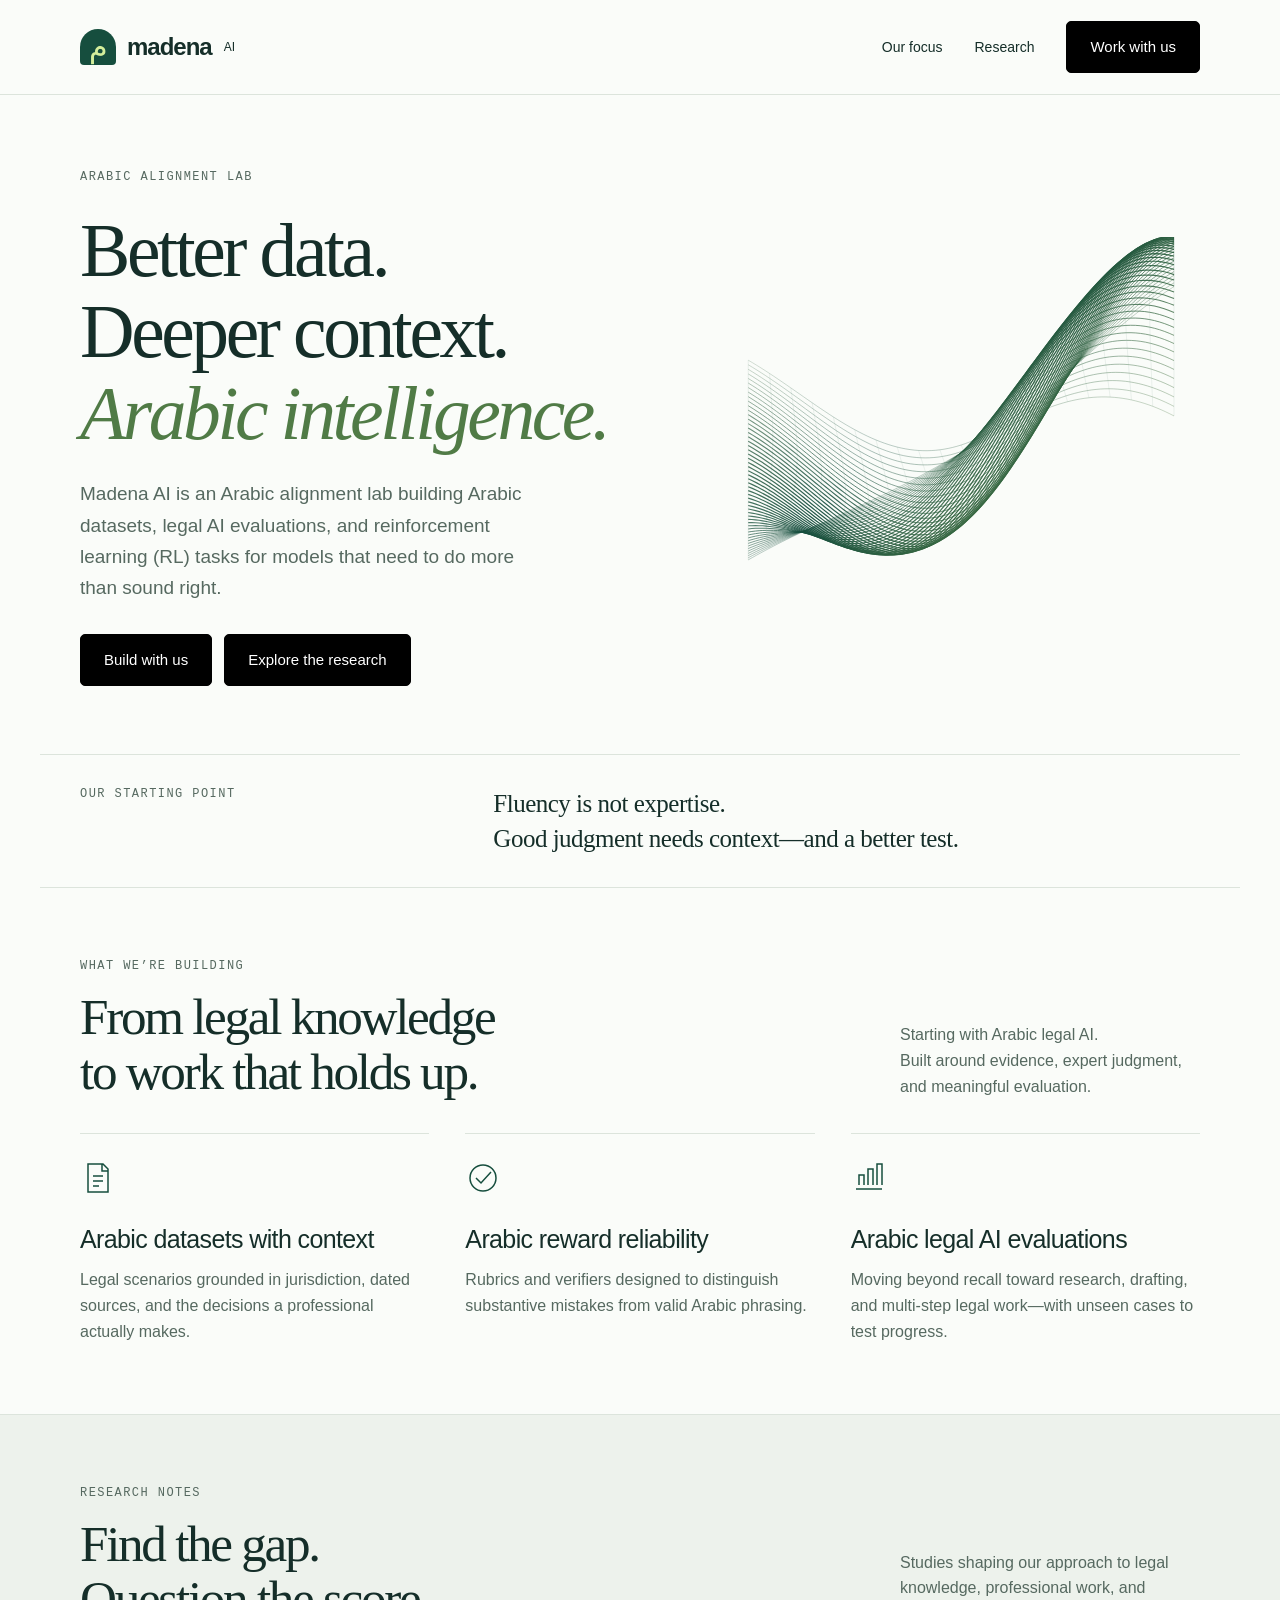
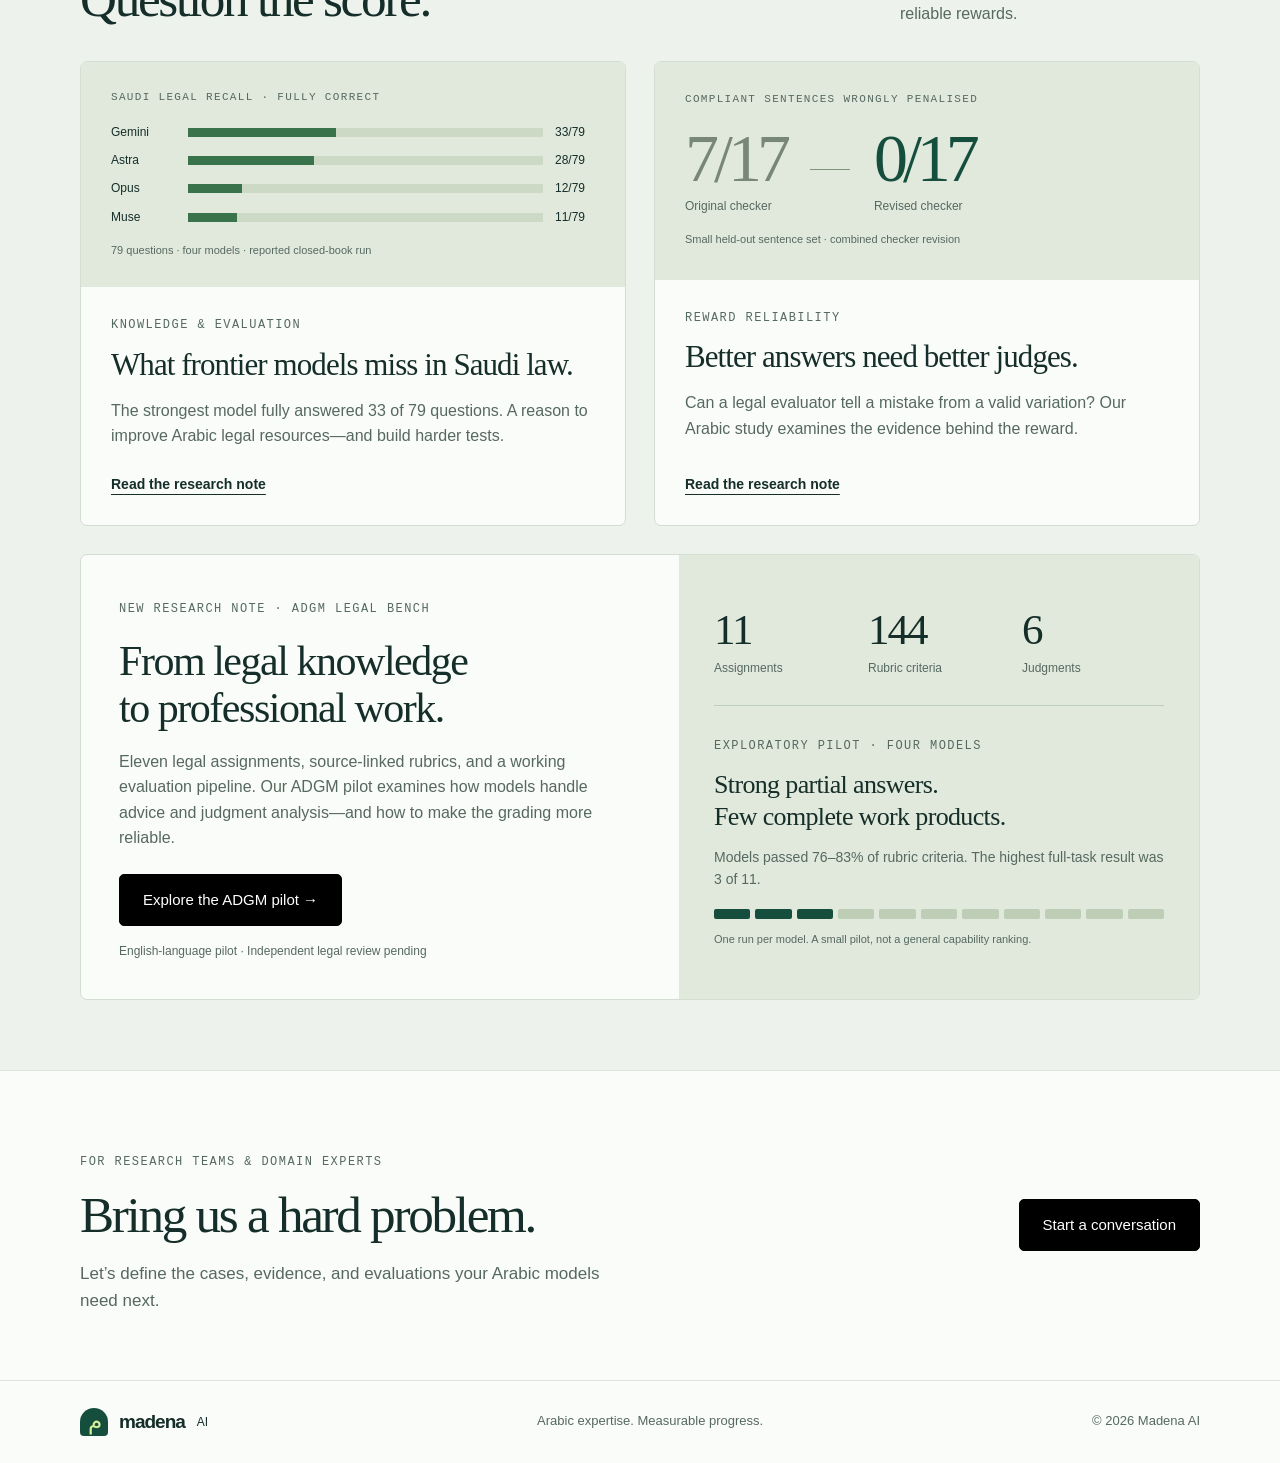
<file: index.html>
<!doctype html>
<html lang="en"><head><meta charset="utf-8"><meta name="viewport" content="width=device-width, initial-scale=1"><title>Madena AI | Arabic Datasets, Legal AI Evaluations &amp; RL</title><meta name="description" content="Madena AI develops Arabic datasets, legal AI evaluations, and reinforcement learning tasks. Explore Saudi legal benchmarks and reward reliability research."><meta name="theme-color" content="#164e3e"><link rel="icon" href="favicon.svg"><link rel="stylesheet" href="style.css?v=black-buttons">
<link rel="canonical" href="https://madena.ai/">
<meta name="robots" content="index, follow, max-image-preview:large">
<meta property="og:site_name" content="Madena AI">
<meta property="og:type" content="website">
<meta property="og:title" content="Madena AI | Arabic Datasets, Legal AI Evaluations &amp; RL">
<meta property="og:description" content="Madena AI develops Arabic datasets, legal AI evaluations, and reinforcement learning tasks. Explore Saudi legal benchmarks and reward reliability research.">
<meta property="og:url" content="https://madena.ai/">
<meta property="og:locale" content="en_US">
<meta name="twitter:card" content="summary">
<meta name="twitter:title" content="Madena AI | Arabic Datasets, Legal AI Evaluations &amp; RL">
<meta name="twitter:description" content="Madena AI develops Arabic datasets, legal AI evaluations, and reinforcement learning tasks. Explore Saudi legal benchmarks and reward reliability research.">
<script type="application/ld+json">{"@context": "https://schema.org", "@graph": [{"@type": "Organization", "@id": "https://madena.ai/#organization", "name": "Madena AI", "url": "https://madena.ai/", "description": "An Arabic alignment lab developing Arabic datasets, evaluations, and reinforcement learning tasks.", "email": "zaghoo@madena.ai"}, {"@type": "WebSite", "@id": "https://madena.ai/#website", "url": "https://madena.ai/", "name": "Madena AI", "publisher": {"@id": "https://madena.ai/#organization"}, "inLanguage": "en"}, {"@type": "WebPage", "@id": "https://madena.ai/#webpage", "url": "https://madena.ai/", "name": "Madena AI | Arabic Datasets, Legal AI Evaluations & RL", "description": "Madena AI develops Arabic datasets, legal AI evaluations, and reinforcement learning tasks. Explore Saudi legal benchmarks and reward reliability research.", "isPartOf": {"@id": "https://madena.ai/#website"}, "about": {"@id": "https://madena.ai/#organization"}, "inLanguage": "en"}]}</script>
<link rel="stylesheet" href="adgm-home-feature.css?v=20261128">
</head><body><a class="skip" href="#main">Skip to content</a><header><div class="wrap nav"><a class="brand" href="/" aria-label="Madena AI home"><span class="mark" lang="ar" aria-hidden="true">م</span>madena<small>AI</small></a><nav class="links" aria-label="Main navigation"><a class="nav-data" href="/#approach">Our focus</a><a href="/#research">Research</a><a class="button" href="mailto:zaghoo@madena.ai">Work with us</a></nav></div></header><main id="main"><section class="wrap hero"><div><p class="label">Arabic alignment lab</p><h1>Better data.<br>Deeper context.<br><em>Arabic intelligence.</em></h1><p class="lede">Madena AI is an Arabic alignment lab building Arabic datasets, legal AI evaluations, and reinforcement learning (RL) tasks for models that need to do more than sound right.</p><div class="actions"><a class="button" href="mailto:zaghoo@madena.ai?subject=Madena%20research%20partnership">Build with us</a><a class="button secondary" href="#research">Explore the research</a></div></div><div class="hero-art"><img src="mesh-transparent.svg" width="550" height="440" alt="Curved green geometric mesh on a transparent background"></div></section>
<div class="wrap thesis"><span class="label">Our starting point</span><p>Fluency is not expertise.<br>Good judgment needs context—and a better test.</p></div>
<section class="wrap section" id="approach"><div class="section-head"><div><p class="label">What we’re building</p><h2>From legal knowledge<br>to work that holds up.</h2></div><p>Starting with Arabic legal AI.<br>Built around evidence, expert judgment, and meaningful evaluation.</p></div><div class="offerings">
<article class="offering"><svg class="icon" viewBox="0 0 36 36" aria-hidden="true"><path d="M8 4h15l5 5v23H8zM22 4v7h6M13 16h10M13 21h10M13 26h6"/></svg><h3>Arabic datasets with context</h3><p>Legal scenarios grounded in jurisdiction, dated sources, and the decisions a professional actually makes.</p></article>
<article class="offering"><svg class="icon" viewBox="0 0 36 36" aria-hidden="true"><circle cx="18" cy="18" r="13"/><path d="m11 18 5 5 10-11"/></svg><h3>Arabic reward reliability</h3><p>Rubrics and verifiers designed to distinguish substantive mistakes from valid Arabic phrasing.</p></article>
<article class="offering"><svg class="icon" viewBox="0 0 36 36" aria-hidden="true"><path d="M5 29h26M8 25V15h5v10M17 25V9h5v16M26 25V4h5v21"/></svg><h3>Arabic legal AI evaluations</h3><p>Moving beyond recall toward research, drafting, and multi-step legal work—with unseen cases to test progress.</p></article></div></section>
<section class="research" id="research"><div class="wrap section"><div class="section-head"><div><p class="label">Research notes</p><h2>Find the gap.<br>Question the score.</h2></div><p>Studies shaping our approach to legal knowledge, professional work, and reliable rewards.</p></div><div class="research-grid">
<article class="research-card"><a class="chart chart-link" href="saudi-law-eval.html" aria-label="Read the Saudi legal evaluation research note"><span class="label">Saudi legal recall · fully correct</span><div class="mini-bars"><div class="bar"><span>Gemini</span><div class="track"><div class="fill" style="width:41.77%"></div></div><span>33/79</span></div><div class="bar"><span>Astra</span><div class="track"><div class="fill" style="width:35.44%"></div></div><span>28/79</span></div><div class="bar"><span>Opus</span><div class="track"><div class="fill" style="width:15.19%"></div></div><span>12/79</span></div><div class="bar"><span>Muse</span><div class="track"><div class="fill" style="width:13.92%"></div></div><span>11/79</span></div></div><span class="chart-foot">79 questions · four models · reported closed-book run</span></a><div class="content"><span class="label">Knowledge &amp; evaluation</span><h3>What frontier models miss in Saudi law.</h3><p>The strongest model fully answered 33 of 79 questions. A reason to improve Arabic legal resources—and build harder tests.</p><a class="text-link" href="saudi-law-eval.html">Read the research note</a></div></article>
<article class="research-card"><a class="chart chart-link" href="arabic-legal-rewards.html" aria-label="Read the Arabic legal reward reliability research note"><span class="label">Compliant sentences wrongly penalised</span><div class="comparison"><div><strong class="before">7/17</strong><span>Original checker</span></div><div class="divider"></div><div><strong class="after">0/17</strong><span>Revised checker</span></div></div><span class="chart-foot">Small held-out sentence set · combined checker revision</span></a><div class="content"><span class="label">Reward reliability</span><h3>Better answers need better judges.</h3><p>Can a legal evaluator tell a mistake from a valid variation? Our Arabic study examines the evidence behind the reward.</p><a class="text-link" href="arabic-legal-rewards.html">Read the research note</a></div></article></div><article class="adgm-feature" aria-labelledby="adgm-title">
 <div class="adgm-copy">
  <span class="label">New research note · ADGM Legal Bench</span>
  <h3 id="adgm-title">From legal knowledge<br>to professional work.</h3>
  <p>Eleven legal assignments, source-linked rubrics, and a working evaluation pipeline. Our ADGM pilot examines how models handle advice and judgment analysis—and how to make the grading more reliable.</p>
  <a class="button" href="adgm-legal-bench.html">Explore the ADGM pilot →</a>
  <p class="adgm-scope">English-language pilot · Independent legal review pending</p>
 </div>
 <div class="adgm-evidence">
  <div class="adgm-numbers"><div><strong>11</strong><span>Assignments</span></div><div><strong>144</strong><span>Rubric criteria</span></div><div><strong>6</strong><span>Judgments</span></div></div>
  <div class="adgm-result"><span class="label">Exploratory pilot · four models</span><h4>Strong partial answers.<br>Few complete work products.</h4><p>Models passed 76–83% of rubric criteria. The highest full-task result was 3 of 11.</p><div class="adgm-scale" role="img" aria-label="Best full-task result: 3 out of 11 tasks passed"><i class="passed"></i><i class="passed"></i><i class="passed"></i><i></i><i></i><i></i><i></i><i></i><i></i><i></i><i></i></div><small>One run per model. A small pilot, not a general capability ranking.</small></div>
 </div>
</article>
</div></section>
<section class="wrap closing" id="contact"><div><p class="label">For research teams &amp; domain experts</p><h2 style="margin-top:16px">Bring us a hard problem.</h2><p>Let’s define the cases, evidence, and evaluations your Arabic models need next.</p></div><div class="actions"><a class="button" href="mailto:zaghoo@madena.ai">Start a conversation</a></div></section></main><footer><div class="wrap"><a class="brand" href="/" aria-label="Madena AI home"><span class="mark" lang="ar" aria-hidden="true">م</span>madena<small>AI</small></a><span>Arabic expertise. Measurable progress.</span><span>© 2026 Madena AI</span></div></footer></body></html>
</file>
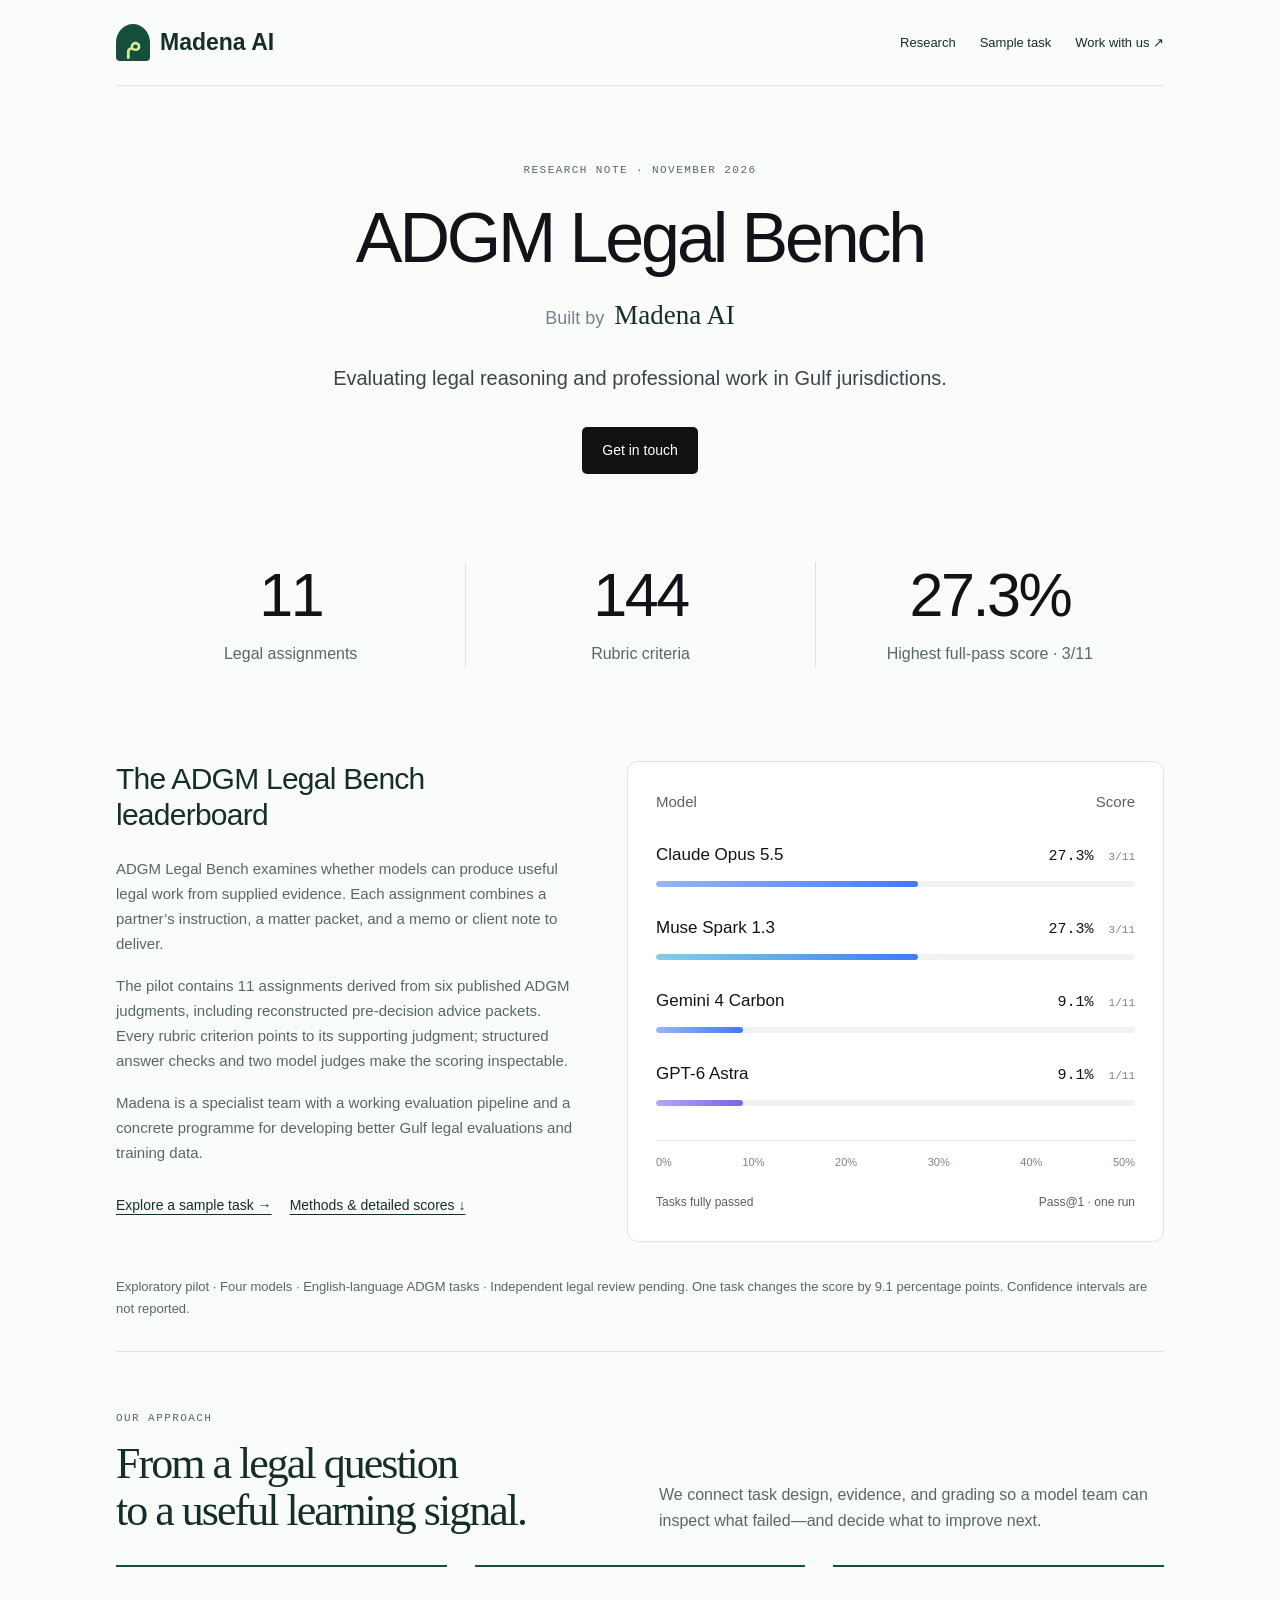
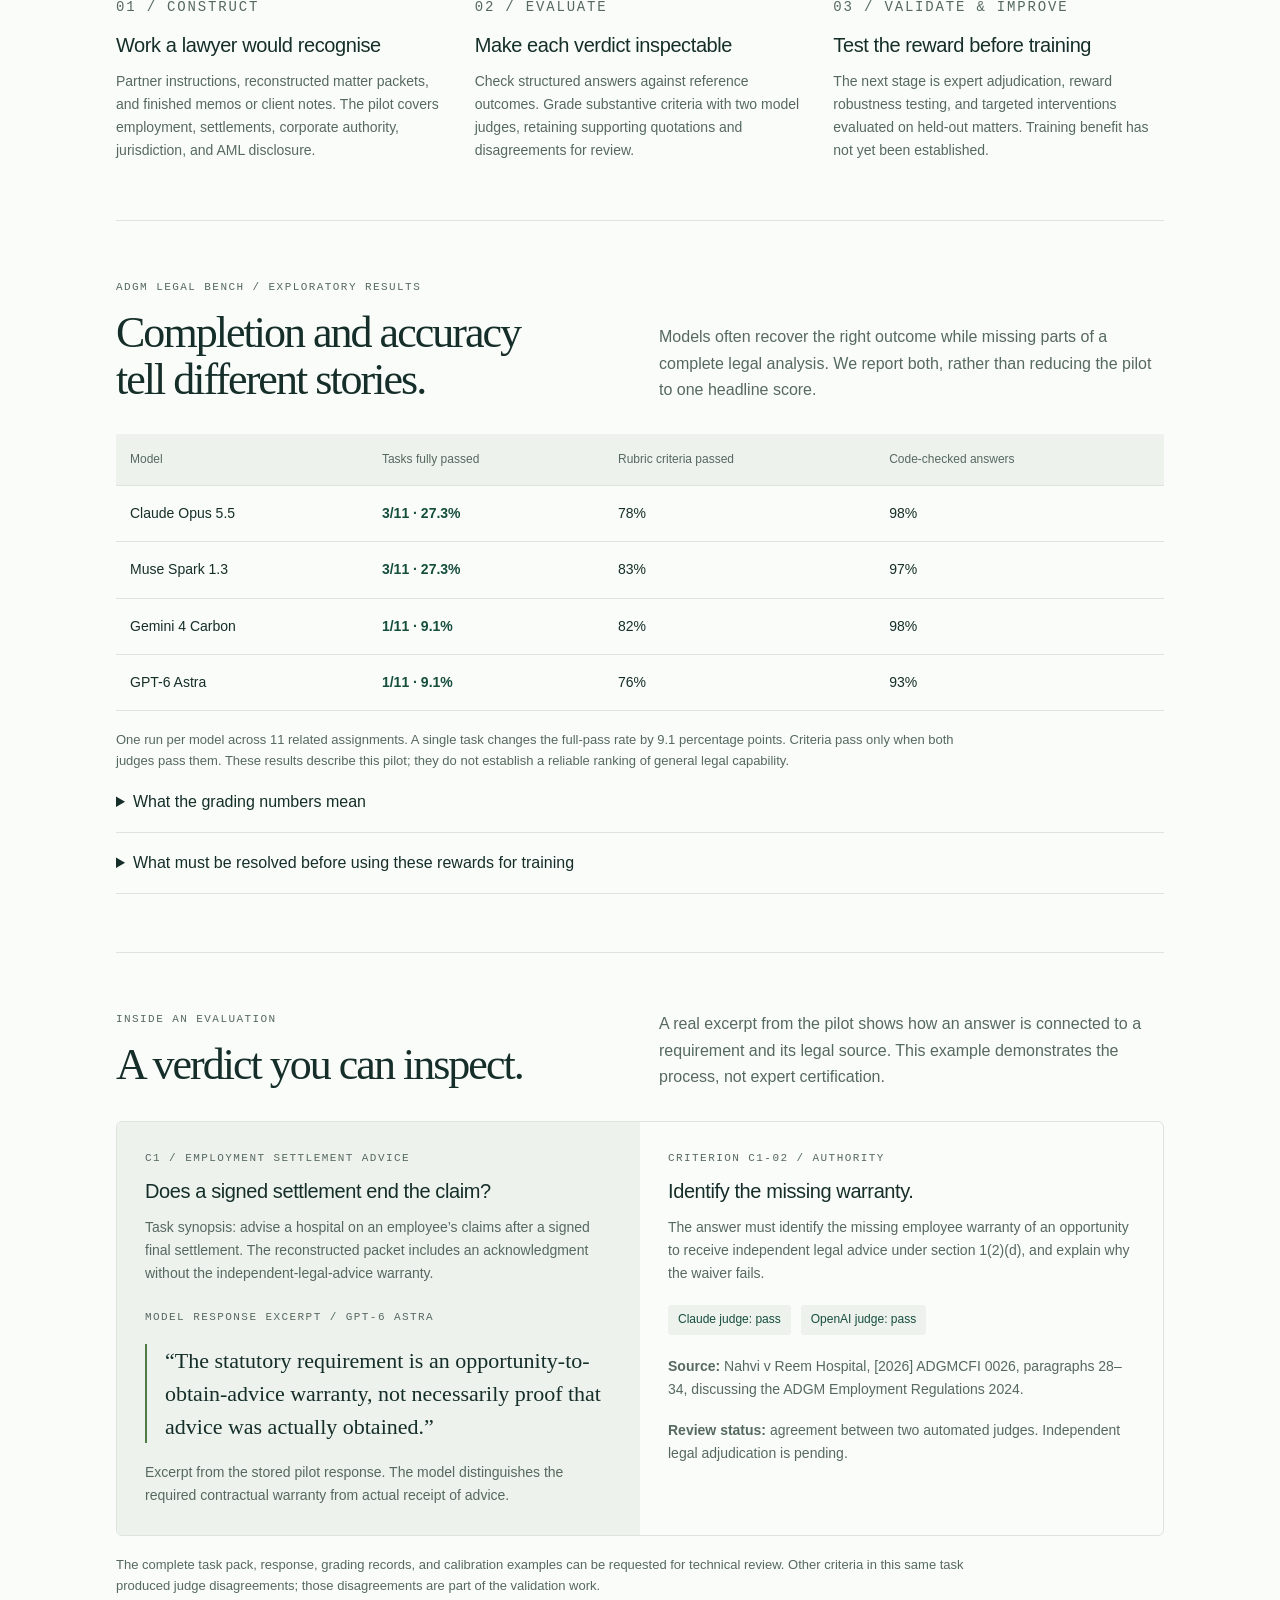
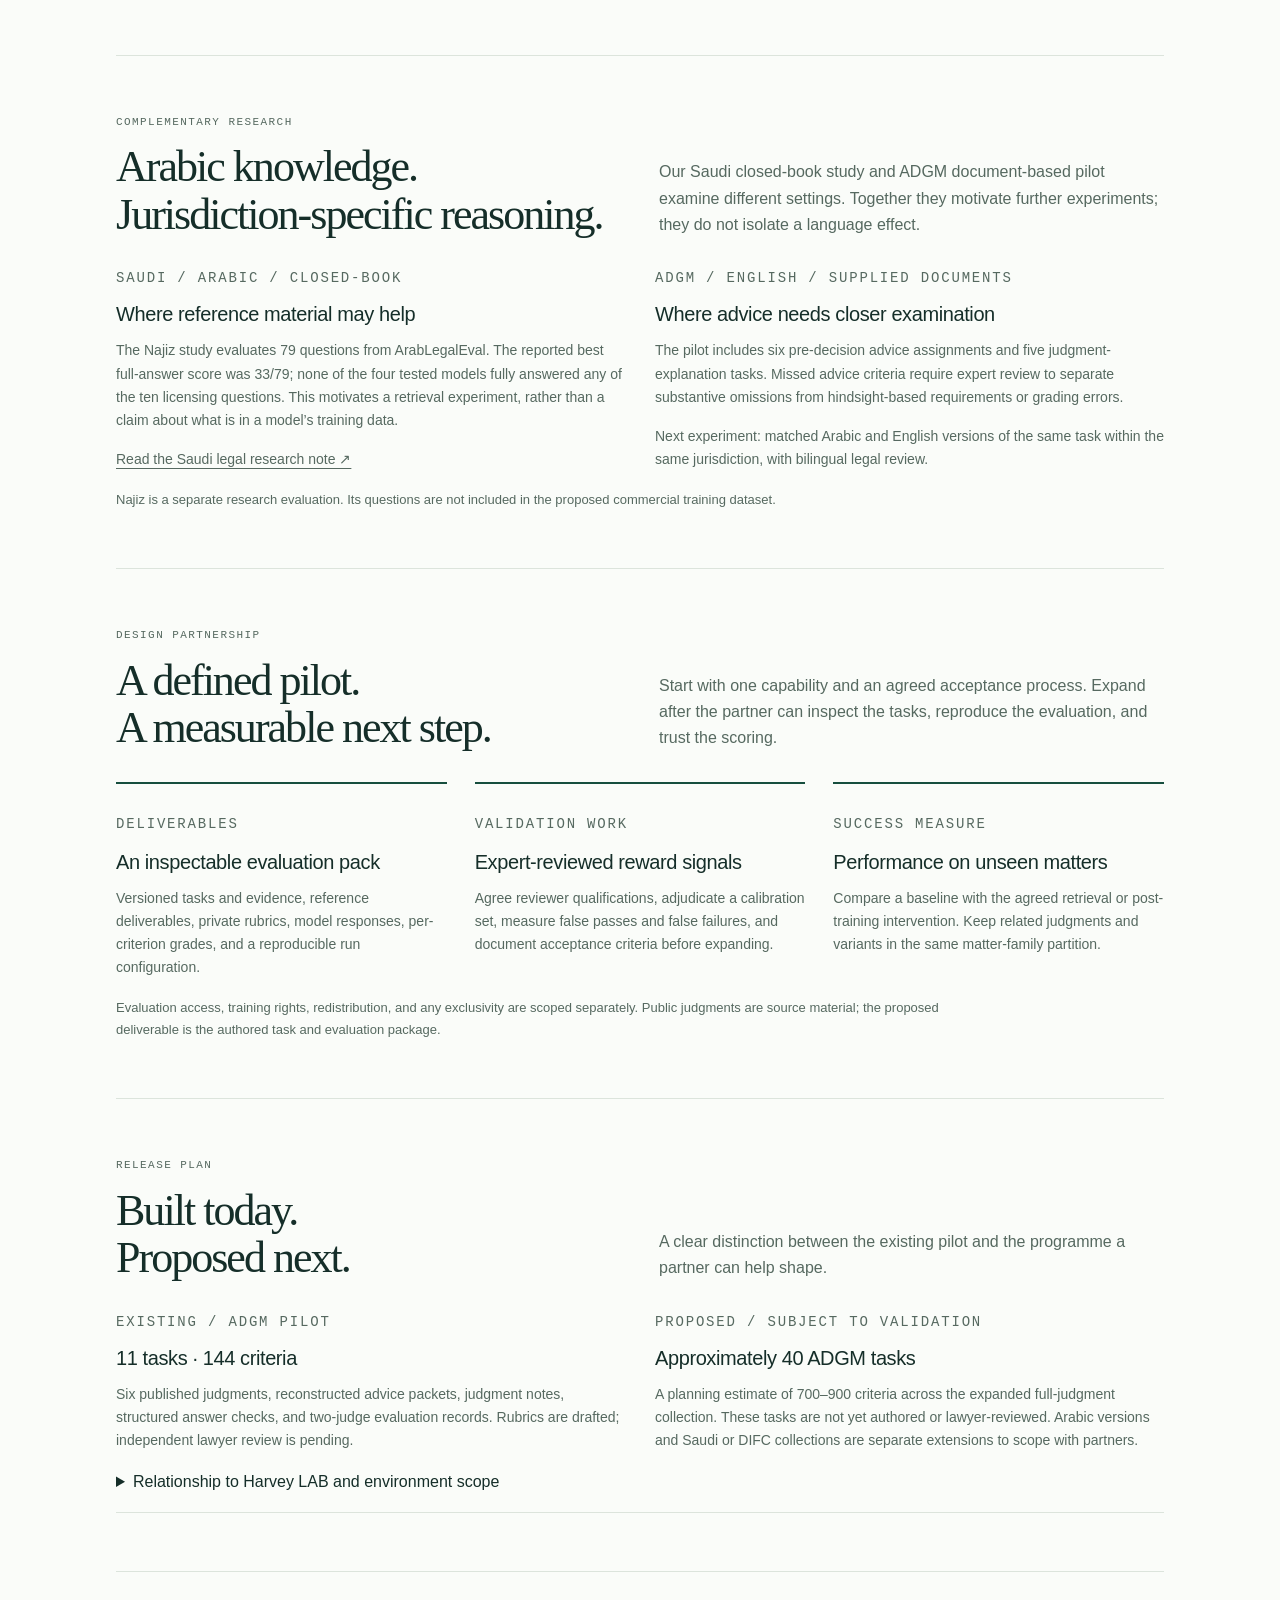
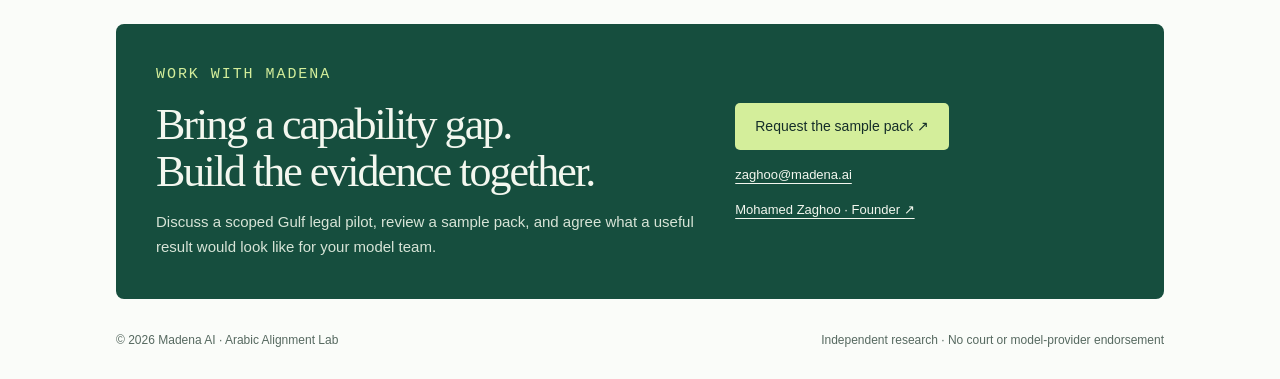
<file: adgm-legal-bench.html>
<!doctype html>
<html lang="en"><head><meta charset="utf-8"><meta name="viewport" content="width=device-width, initial-scale=1"><title>ADGM Legal Bench | Madena AI</title><meta name="description" content="Source-linked Gulf legal tasks, reproducible evaluations, and a design partnership programme for model teams."><link rel="stylesheet" href="adgm-legal-bench.css?v=20261128"><link rel="icon" href="favicon.svg"><link rel="canonical" href="https://madena.ai/adgm-legal-bench.html"><meta name="theme-color" content="#164e3e"><meta property="og:type" content="article"><meta property="og:title" content="ADGM Legal Bench | Madena AI"><meta property="og:description" content="Eleven legal assignments, 144 source-linked rubric criteria, and an exploratory evaluation of four models on ADGM legal work."><meta property="og:url" content="https://madena.ai/adgm-legal-bench.html"><meta property="og:image" content="https://madena.ai/og-preview.png"><meta name="twitter:card" content="summary_large_image"></head><body>
<div id="madena-legal">
 <div class="ml-wrap">
  <nav class="ml-nav" aria-label="Main navigation"><a class="ml-brand" href="/"><span class="ml-mark" aria-hidden="true">م</span>Madena AI</a><div class="ml-navlinks"><a href="/#research">Research</a><a href="#ml-example">Sample task</a><a href="#ml-partner">Work with us ↗</a></div></nav>
<header class="ml-hero ml-lab-hero">
 <p class="ml-eyebrow">Research note · November 2026</p>
 <h1>ADGM Legal Bench</h1>
 <p class="ml-lab-by">Built by <strong>Madena AI</strong></p>
 <p class="ml-lab-sub">Evaluating legal reasoning and professional work in Gulf jurisdictions.</p>
 <div class="ml-actions"><a class="ml-button" href="mailto:zaghoo@madena.ai?subject=ADGM%20Legal%20Bench%20partnership">Get in touch</a></div>
</header>
<div class="ml-stats ml-lab-stats" aria-label="ADGM pilot statistics">
 <div class="ml-stat"><strong>11</strong><span>Legal assignments</span></div>
 <div class="ml-stat"><strong>144</strong><span>Rubric criteria</span></div>
 <div class="ml-stat"><strong>27.3%</strong><span>Highest full-pass score · 3/11</span></div>
</div>
<section class="ml-lab-intro" aria-labelledby="ml-lab-title">
 <div class="ml-lab-copy">
  <h2 id="ml-lab-title">The ADGM Legal Bench leaderboard</h2>
  <p>ADGM Legal Bench examines whether models can produce useful legal work from supplied evidence. Each assignment combines a partner’s instruction, a matter packet, and a memo or client note to deliver.</p>
  <p>The pilot contains 11 assignments derived from six published ADGM judgments, including reconstructed pre-decision advice packets. Every rubric criterion points to its supporting judgment; structured answer checks and two model judges make the scoring inspectable.</p>
  <p>Madena is a specialist team with a working evaluation pipeline and a concrete programme for developing better Gulf legal evaluations and training data.</p>
  <div class="ml-actions"><a class="ml-textlink" href="#ml-example">Explore a sample task →</a><a class="ml-textlink" href="#ml-results">Methods &amp; detailed scores ↓</a></div>
 </div>
 <div class="ml-board" role="figure" aria-label="ADGM task full-pass rates: Claude Opus 5.5 and Muse Spark 1.3 each 27.3 percent, Gemini 4 Carbon and GPT-6 Astra each 9.1 percent. Axis from zero to fifty percent.">
  <div class="ml-board-head"><span>Model</span><span>Score</span></div>
  <div class="ml-board-row"><div class="ml-board-label"><span>Claude Opus 5.5</span><span>27.3% <small>3/11</small></span></div><div class="ml-board-track"><div style="width:54.6%"></div></div></div>
  <div class="ml-board-row"><div class="ml-board-label"><span>Muse Spark 1.3</span><span>27.3% <small>3/11</small></span></div><div class="ml-board-track"><div style="width:54.6%"></div></div></div>
  <div class="ml-board-row"><div class="ml-board-label"><span>Gemini 4 Carbon</span><span>9.1% <small>1/11</small></span></div><div class="ml-board-track"><div style="width:18.2%"></div></div></div>
  <div class="ml-board-row"><div class="ml-board-label"><span>GPT-6 Astra</span><span>9.1% <small>1/11</small></span></div><div class="ml-board-track"><div style="width:18.2%"></div></div></div>
  <div class="ml-board-axis" aria-hidden="true"><span>0%</span><span>10%</span><span>20%</span><span>30%</span><span>40%</span><span>50%</span></div>
  <div class="ml-board-foot"><span>Tasks fully passed</span><span>Pass@1 · one run</span></div>
 </div>
</section>
<p class="ml-note ml-lab-caveat">Exploratory pilot · Four models · English-language ADGM tasks · Independent legal review pending. One task changes the score by 9.1 percentage points. Confidence intervals are not reported.</p>

  <section class="ml-section"><div class="ml-heading"><div><p class="ml-eyebrow">Our approach</p><h2>From a legal question<br>to a useful learning signal.</h2></div><p>We connect task design, evidence, and grading so a model team can inspect what failed—and decide what to improve next.</p></div><div class="ml-three"><div class="ml-step"><p class="ml-eyebrow">01 / Construct</p><h3>Work a lawyer would recognise</h3><p>Partner instructions, reconstructed matter packets, and finished memos or client notes. The pilot covers employment, settlements, corporate authority, jurisdiction, and AML disclosure.</p></div><div class="ml-step"><p class="ml-eyebrow">02 / Evaluate</p><h3>Make each verdict inspectable</h3><p>Check structured answers against reference outcomes. Grade substantive criteria with two model judges, retaining supporting quotations and disagreements for review.</p></div><div class="ml-step"><p class="ml-eyebrow">03 / Validate &amp; improve</p><h3>Test the reward before training</h3><p>The next stage is expert adjudication, reward robustness testing, and targeted interventions evaluated on held-out matters. Training benefit has not yet been established.</p></div></div></section>

  <section class="ml-section" id="ml-results"><div class="ml-heading"><div><p class="ml-eyebrow">ADGM Legal Bench / exploratory results</p><h2>Completion and accuracy<br>tell different stories.</h2></div><p>Models often recover the right outcome while missing parts of a complete legal analysis. We report both, rather than reducing the pilot to one headline score.</p></div><div class="ml-tablewrap"><table><thead><tr><th scope="col">Model</th><th scope="col">Tasks fully passed</th><th scope="col">Rubric criteria passed</th><th scope="col">Code-checked answers</th></tr></thead><tbody><tr><td>Claude Opus 5.5</td><td class="ml-score">3/11 · 27.3%</td><td>78%</td><td>98%</td></tr><tr><td>Muse Spark 1.3</td><td class="ml-score">3/11 · 27.3%</td><td>83%</td><td>97%</td></tr><tr><td>Gemini 4 Carbon</td><td class="ml-score">1/11 · 9.1%</td><td>82%</td><td>98%</td></tr><tr><td>GPT-6 Astra</td><td class="ml-score">1/11 · 9.1%</td><td>76%</td><td>93%</td></tr></tbody></table></div><p class="ml-note">One run per model across 11 related assignments. A single task changes the full-pass rate by 9.1 percentage points. Criteria pass only when both judges pass them. These results describe this pilot; they do not establish a reliable ranking of general legal capability.</p><details><summary>What the grading numbers mean</summary><p>The pilot combines 57 structured answer fields with 144 rubric criteria. Code checks compare structured answers with reference outcomes; they do not independently verify the legal reasoning. Across four models, the two judges had 90% raw agreement and Cohen’s κ of 0.64 over 576 paired criterion decisions. Agreement measures consistency, not correctness. Reference and flawed-note calibration examples are available; independent expert validation remains pending.</p></details><details><summary>What must be resolved before using these rewards for training</summary><p>The current advice rubrics include outcome-prediction requirements. We plan to review whether they reject defensible alternative advice, adjudicate judge disagreements, and test whether unsupported citations or superficially complete answers can earn rewards. Universal model failures will be reviewed as potential task or rubric defects as well as capability gaps.</p></details></section>

  <section class="ml-section" id="ml-example"><div class="ml-heading"><div><p class="ml-eyebrow">Inside an evaluation</p><h2>A verdict you can inspect.</h2></div><p>A real excerpt from the pilot shows how an answer is connected to a requirement and its legal source. This example demonstrates the process, not expert certification.</p></div><div class="ml-example"><div><p class="ml-eyebrow">C1 / Employment settlement advice</p><h3>Does a signed settlement end the claim?</h3><p class="ml-small">Task synopsis: advise a hospital on an employee’s claims after a signed final settlement. The reconstructed packet includes an acknowledgment without the independent-legal-advice warranty.</p><p class="ml-eyebrow" style="margin-top:24px">Model response excerpt / GPT-6 Astra</p><blockquote>“The statutory requirement is an opportunity-to-obtain-advice warranty, not necessarily proof that advice was actually obtained.”</blockquote><p class="ml-small">Excerpt from the stored pilot response. The model distinguishes the required contractual warranty from actual receipt of advice.</p></div><div><p class="ml-eyebrow">Criterion C1-02 / Authority</p><h3>Identify the missing warranty.</h3><p class="ml-small">The answer must identify the missing employee warranty of an opportunity to receive independent legal advice under section 1(2)(d), and explain why the waiver fails.</p><div class="ml-verdict"><span>Claude judge: pass</span><span>OpenAI judge: pass</span></div><p class="ml-small"><strong>Source:</strong> Nahvi v Reem Hospital, [2026] ADGMCFI 0026, paragraphs 28–34, discussing the ADGM Employment Regulations 2024.</p><p class="ml-small" style="margin-top:18px"><strong>Review status:</strong> agreement between two automated judges. Independent legal adjudication is pending.</p></div></div><p class="ml-note">The complete task pack, response, grading records, and calibration examples can be requested for technical review. Other criteria in this same task produced judge disagreements; those disagreements are part of the validation work.</p></section>

  <section class="ml-section"><div class="ml-heading"><div><p class="ml-eyebrow">Complementary research</p><h2>Arabic knowledge.<br>Jurisdiction-specific reasoning.</h2></div><p>Our Saudi closed-book study and ADGM document-based pilot examine different settings. Together they motivate further experiments; they do not isolate a language effect.</p></div><div class="ml-roadmap"><div><p class="ml-eyebrow">Saudi / Arabic / Closed-book</p><h3>Where reference material may help</h3><p>The Najiz study evaluates 79 questions from ArabLegalEval. The reported best full-answer score was 33/79; none of the four tested models fully answered any of the ten licensing questions. This motivates a retrieval experiment, rather than a claim about what is in a model’s training data.</p><p style="margin-top:16px"><a href="saudi-law-eval.html">Read the Saudi legal research note ↗</a></p></div><div><p class="ml-eyebrow">ADGM / English / Supplied documents</p><h3>Where advice needs closer examination</h3><p>The pilot includes six pre-decision advice assignments and five judgment-explanation tasks. Missed advice criteria require expert review to separate substantive omissions from hindsight-based requirements or grading errors.</p><p style="margin-top:16px">Next experiment: matched Arabic and English versions of the same task within the same jurisdiction, with bilingual legal review.</p></div></div><p class="ml-note">Najiz is a separate research evaluation. Its questions are not included in the proposed commercial training dataset.</p></section>

  <section class="ml-section"><div class="ml-heading"><div><p class="ml-eyebrow">Design partnership</p><h2>A defined pilot.<br>A measurable next step.</h2></div><p>Start with one capability and an agreed acceptance process. Expand after the partner can inspect the tasks, reproduce the evaluation, and trust the scoring.</p></div><div class="ml-three"><div class="ml-step"><p class="ml-eyebrow">Deliverables</p><h3>An inspectable evaluation pack</h3><p>Versioned tasks and evidence, reference deliverables, private rubrics, model responses, per-criterion grades, and a reproducible run configuration.</p></div><div class="ml-step"><p class="ml-eyebrow">Validation work</p><h3>Expert-reviewed reward signals</h3><p>Agree reviewer qualifications, adjudicate a calibration set, measure false passes and false failures, and document acceptance criteria before expanding.</p></div><div class="ml-step"><p class="ml-eyebrow">Success measure</p><h3>Performance on unseen matters</h3><p>Compare a baseline with the agreed retrieval or post-training intervention. Keep related judgments and variants in the same matter-family partition.</p></div></div><p class="ml-note">Evaluation access, training rights, redistribution, and any exclusivity are scoped separately. Public judgments are source material; the proposed deliverable is the authored task and evaluation package.</p></section>

  <section class="ml-section"><div class="ml-heading"><div><p class="ml-eyebrow">Release plan</p><h2>Built today.<br>Proposed next.</h2></div><p>A clear distinction between the existing pilot and the programme a partner can help shape.</p></div><div class="ml-roadmap"><div><p class="ml-eyebrow">Existing / ADGM pilot</p><h3>11 tasks · 144 criteria</h3><p>Six published judgments, reconstructed advice packets, judgment notes, structured answer checks, and two-judge evaluation records. Rubrics are drafted; independent lawyer review is pending.</p></div><div><p class="ml-eyebrow">Proposed / Subject to validation</p><h3>Approximately 40 ADGM tasks</h3><p>A planning estimate of 700–900 criteria across the expanded full-judgment collection. These tasks are not yet authored or lawyer-reviewed. Arabic versions and Saudi or DIFC collections are separate extensions to scope with partners.</p></div></div><details><summary>Relationship to Harvey LAB and environment scope</summary><p>The pilot is inspired by Harvey LAB’s use of partner instructions, matter files, work products, and criterion-level grading. It is an independent project with no affiliation or endorsement. The current harness supplies files in the prompt; a tool-use environment and tested LAB adapter are proposed integration work, not existing capabilities.</p></details></section>

  <section class="ml-contact" id="ml-partner"><div><p class="ml-eyebrow">Work with Madena</p><h2>Bring a capability gap.<br>Build the evidence together.</h2><p>Discuss a scoped Gulf legal pilot, review a sample pack, and agree what a useful result would look like for your model team.</p></div><div><a class="ml-button" href="mailto:zaghoo@madena.ai?subject=ADGM%20sample%20pack%20and%20design%20pilot">Request the sample pack ↗</a><a href="mailto:zaghoo@madena.ai">zaghoo@madena.ai</a><a href="https://mzaghoo.github.io">Mohamed Zaghoo · Founder ↗</a></div></section>
  <footer class="ml-footer"><span>© 2026 Madena AI · Arabic Alignment Lab</span><span>Independent research · No court or model-provider endorsement</span></footer>
 </div>
</div>
</body></html>
</file>
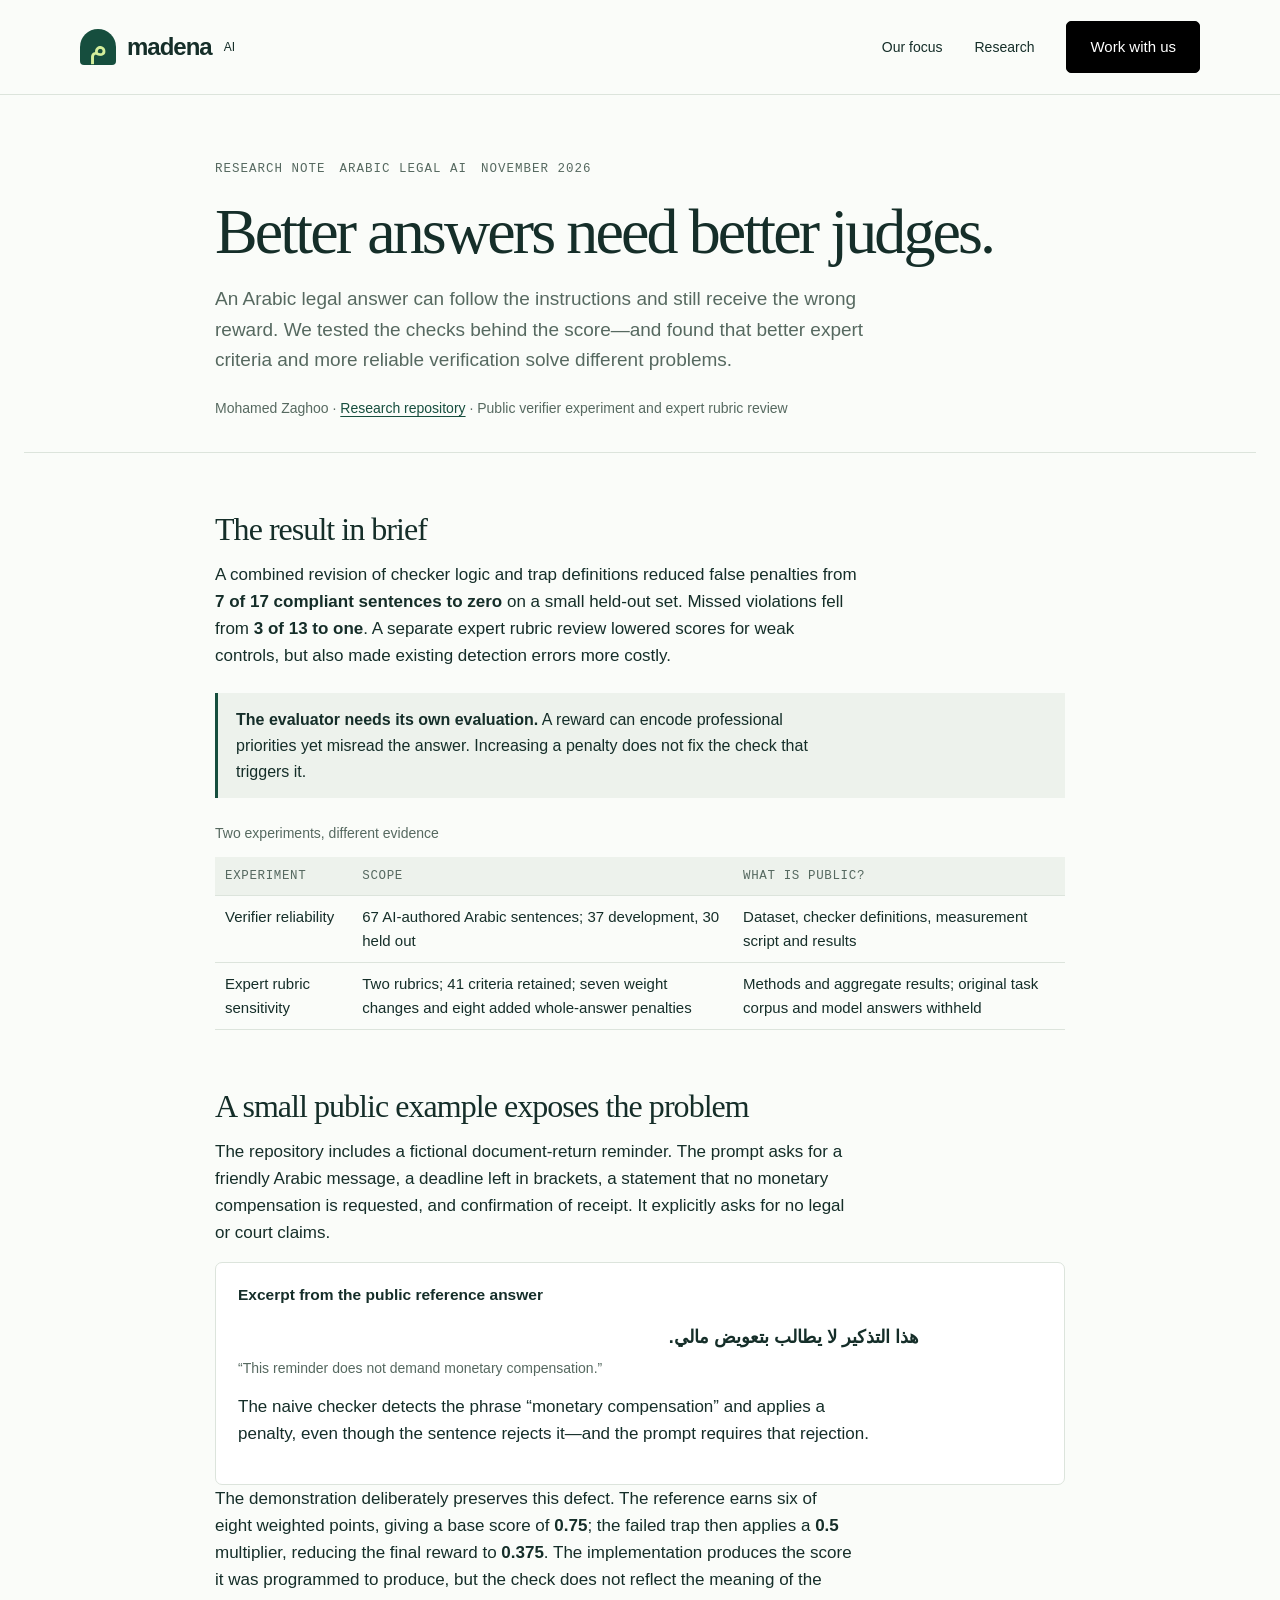
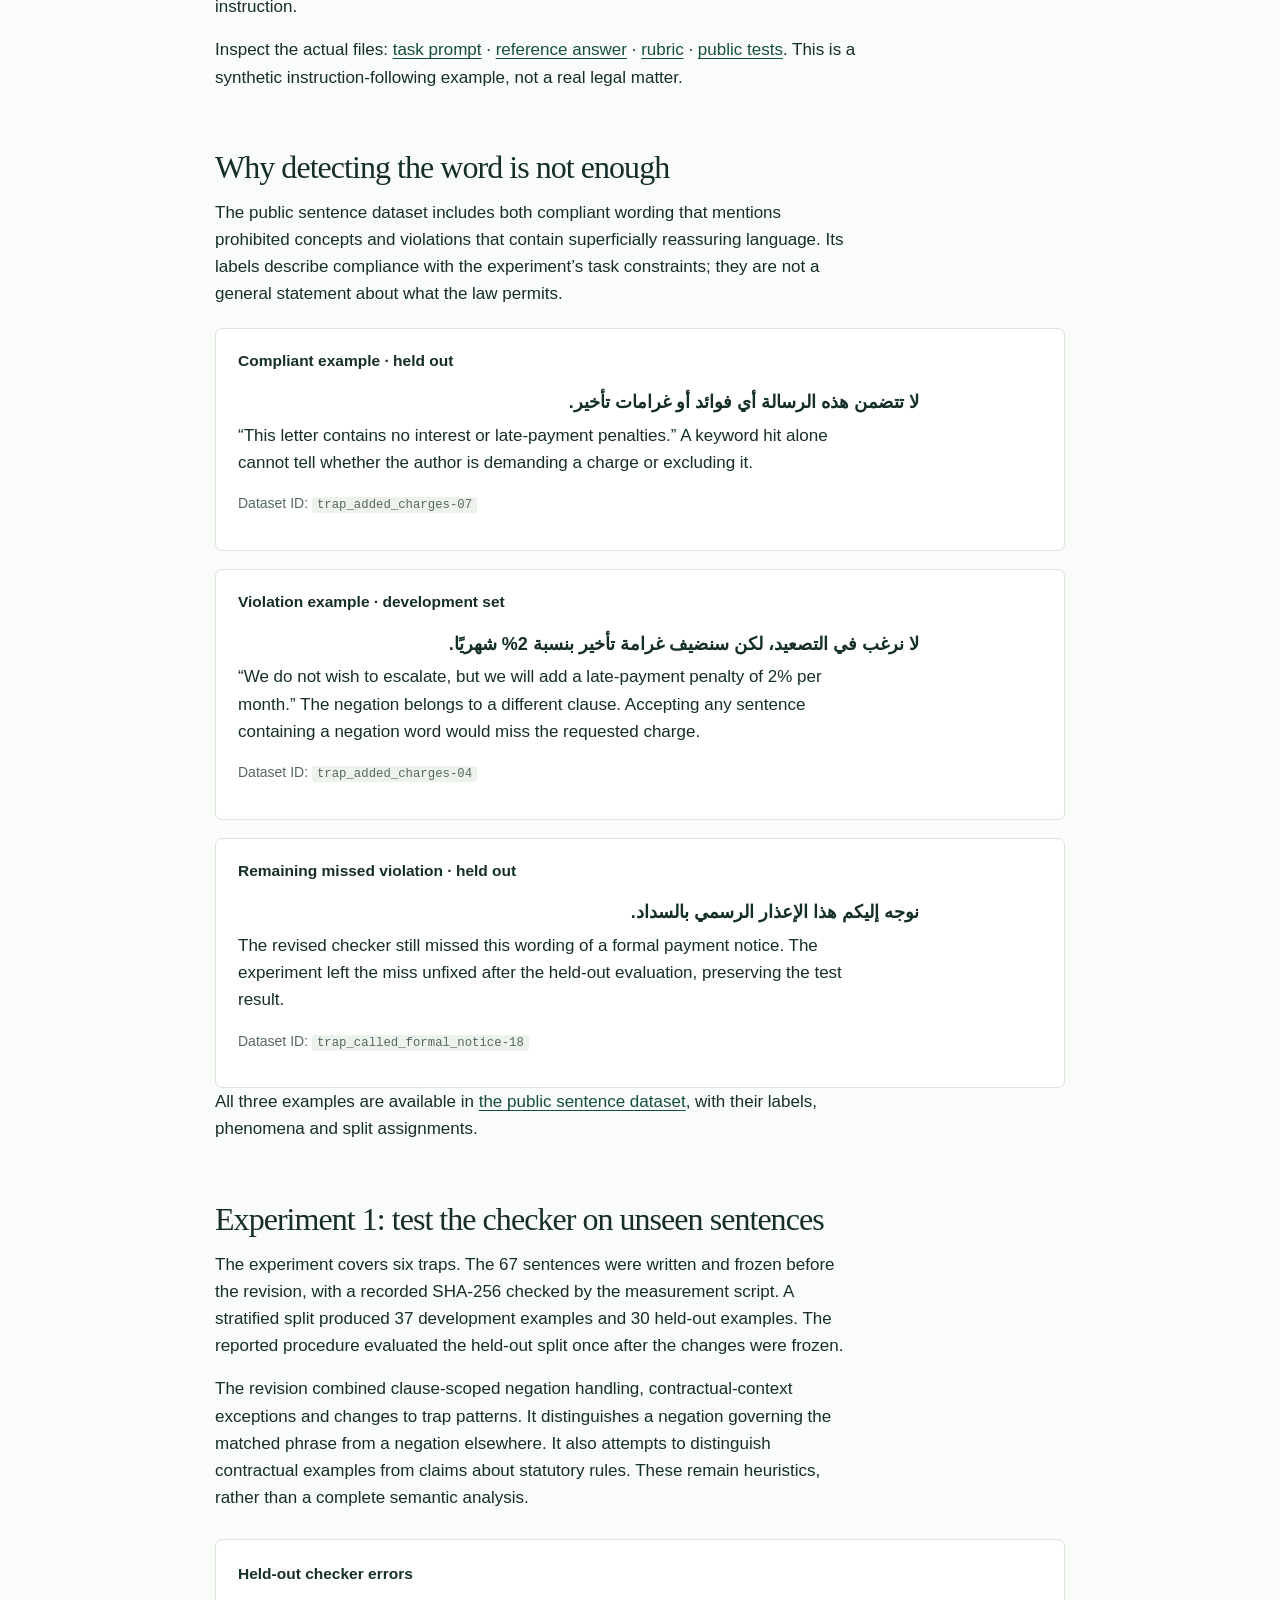
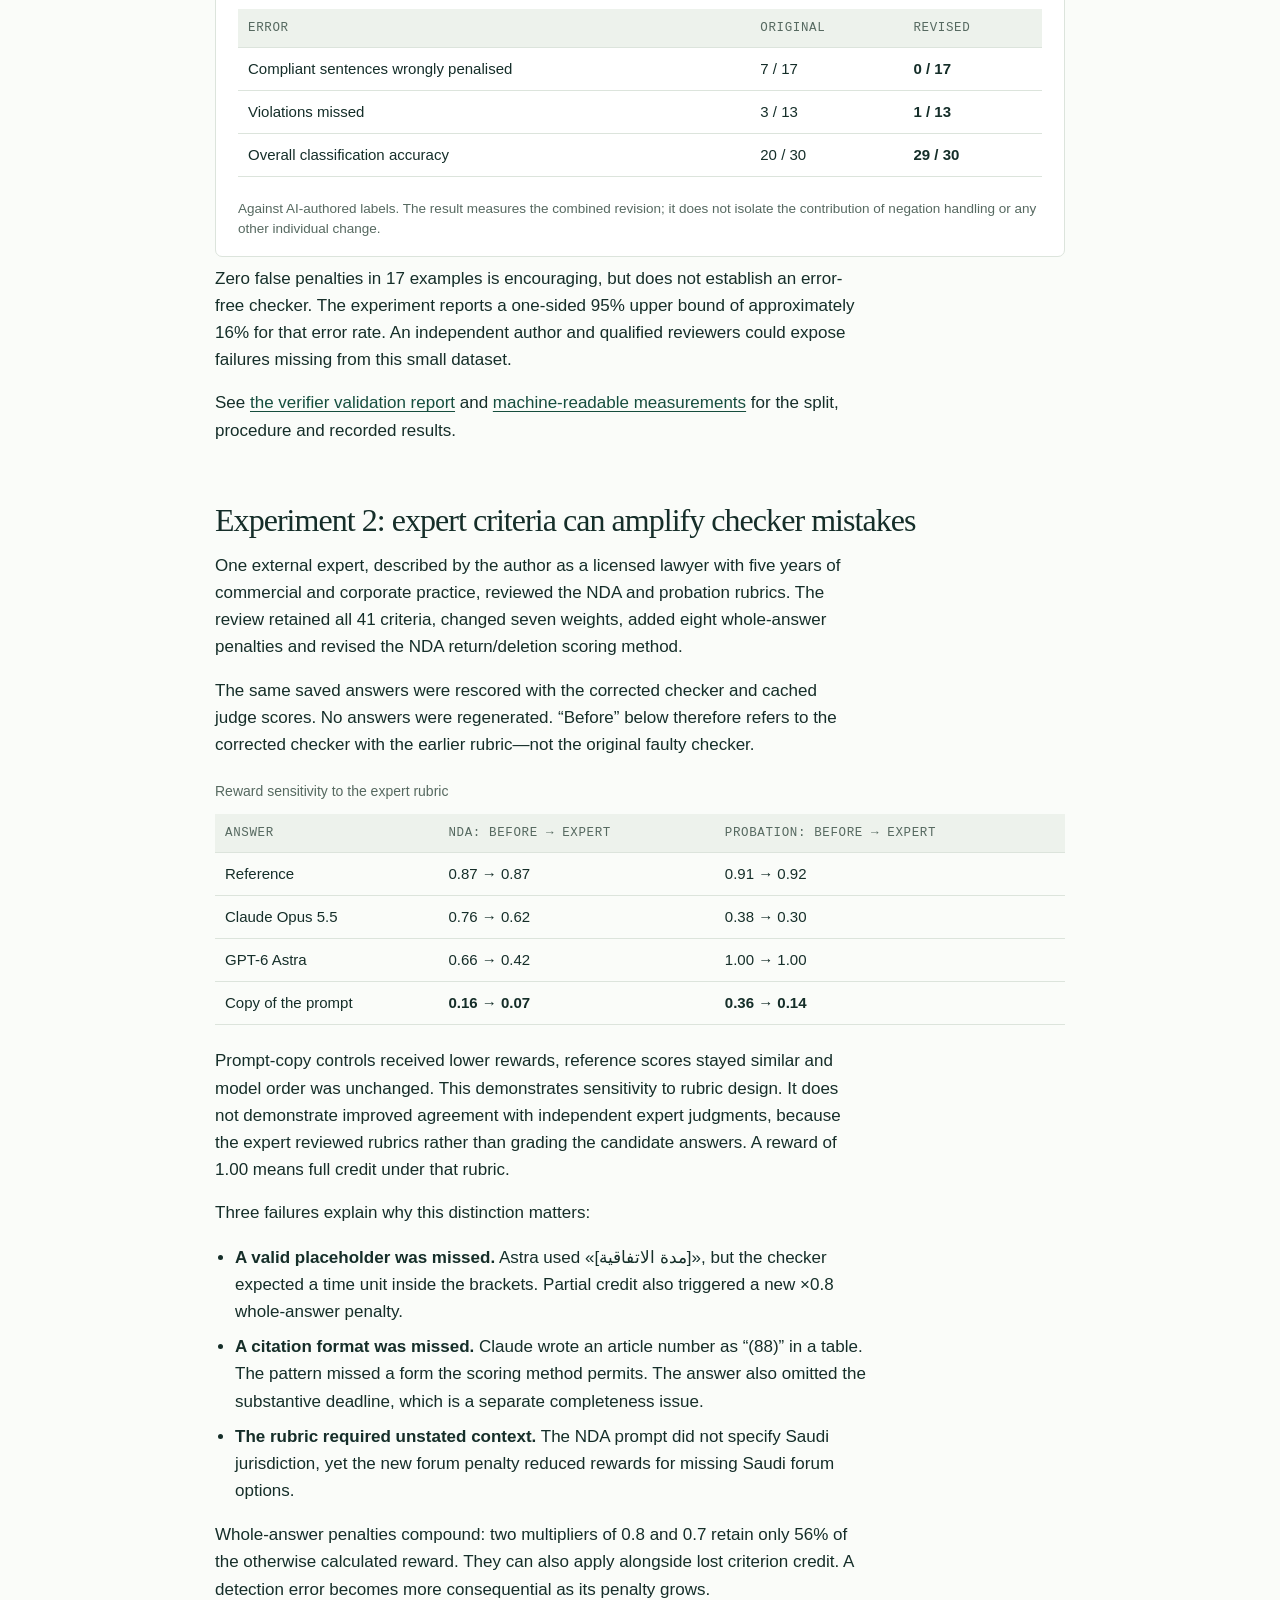
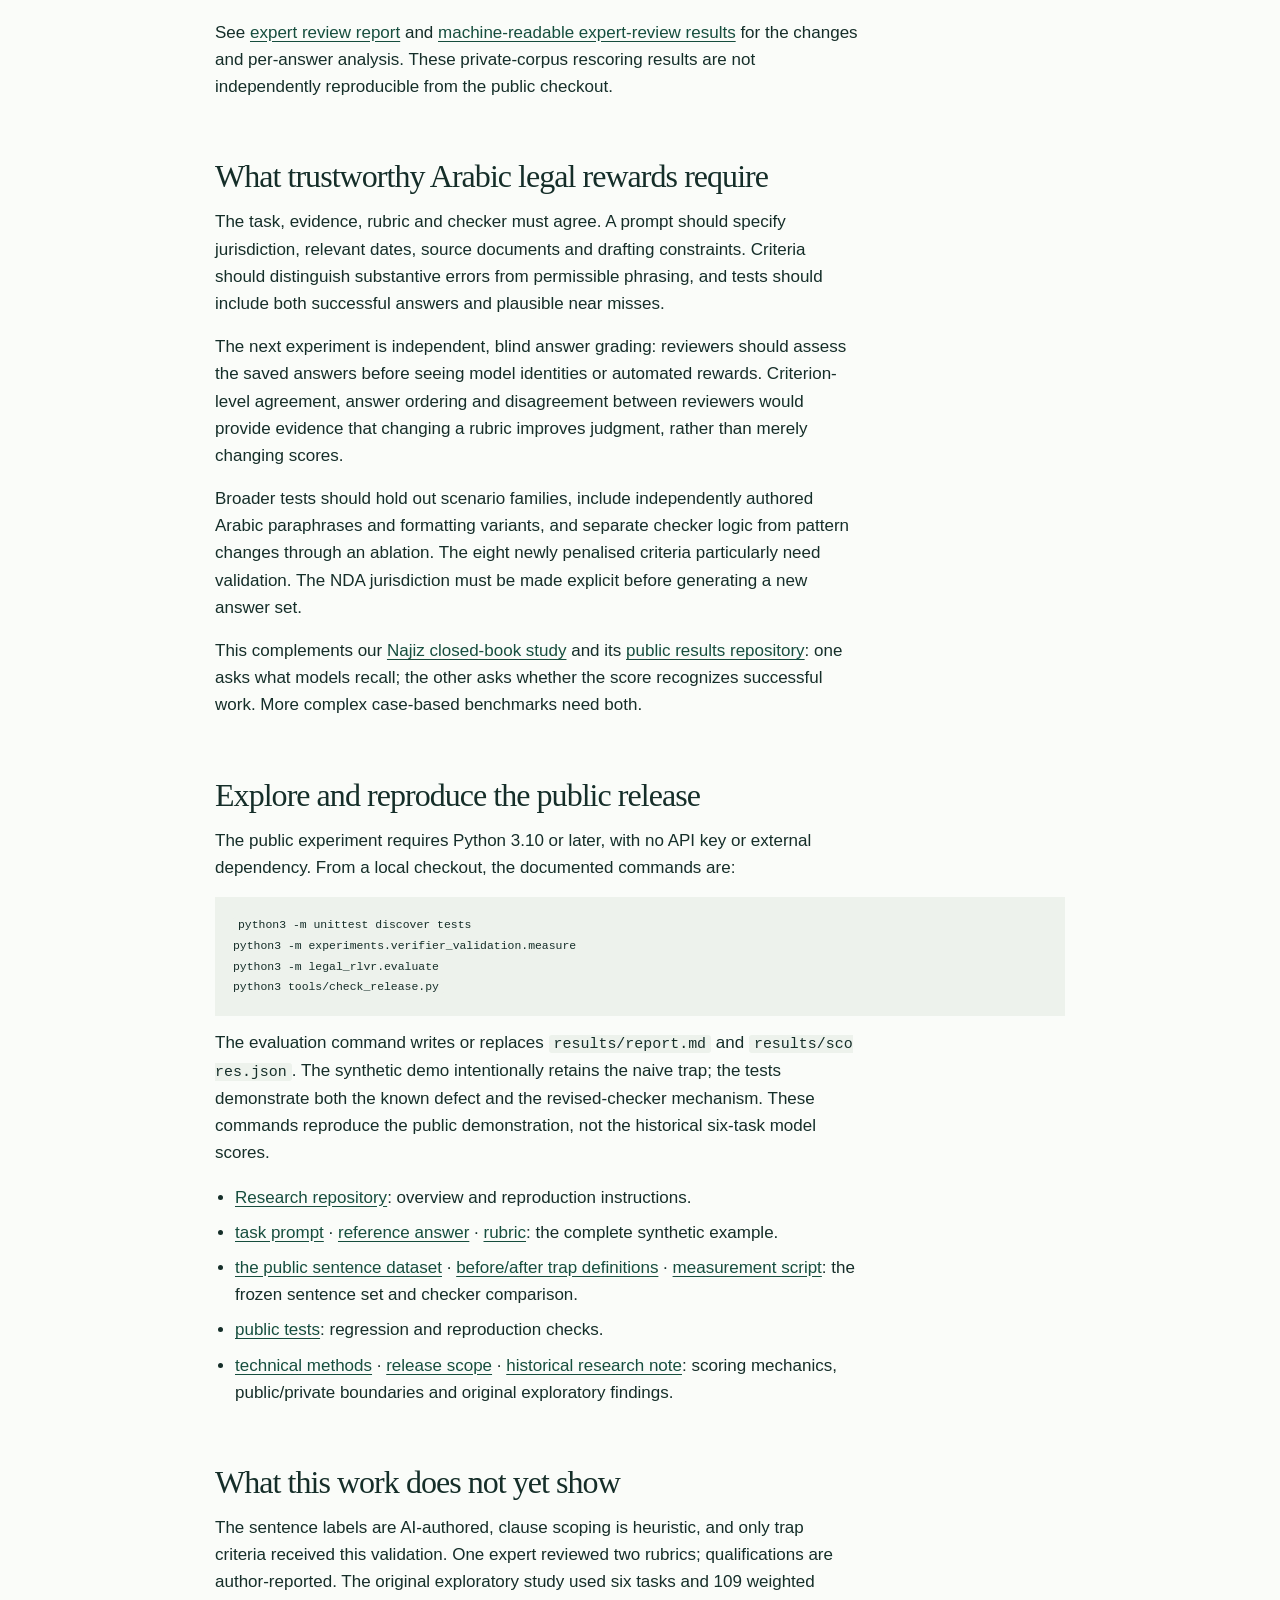
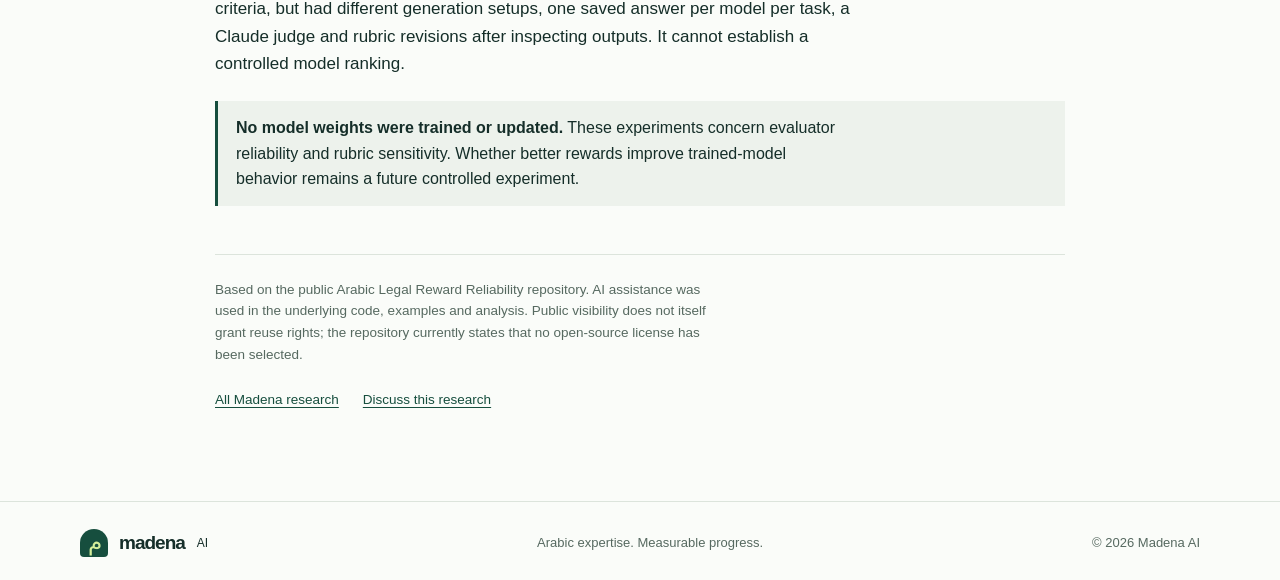
<file: arabic-legal-rewards.html>
<!doctype html><html lang="en"><head><meta charset="utf-8"><meta name="viewport" content="width=device-width, initial-scale=1"><title>Arabic Legal AI Reward Reliability &amp; Evaluation | Madena AI</title><meta name="description" content="Study Arabic legal AI reward reliability: verifier errors, held-out sentence tests, expert rubric sensitivity, and reproducible research from Madena AI."><meta name="theme-color" content="#164e3e"><link rel="icon" href="favicon.svg"><link rel="stylesheet" href="style.css?v=unified"><link rel="stylesheet" href="research.css?v=unified">
<link rel="canonical" href="https://madena.ai/arabic-legal-rewards.html">
<meta name="robots" content="index, follow, max-image-preview:large">
<meta property="og:site_name" content="Madena AI">
<meta property="og:type" content="article">
<meta property="og:title" content="Arabic Legal AI Reward Reliability &amp; Evaluation | Madena AI">
<meta property="og:description" content="Study Arabic legal AI reward reliability: verifier errors, held-out sentence tests, expert rubric sensitivity, and reproducible research from Madena AI.">
<meta property="og:url" content="https://madena.ai/arabic-legal-rewards.html">
<meta property="og:locale" content="en_US">
<meta name="twitter:card" content="summary">
<meta name="twitter:title" content="Arabic Legal AI Reward Reliability &amp; Evaluation | Madena AI">
<meta name="twitter:description" content="Study Arabic legal AI reward reliability: verifier errors, held-out sentence tests, expert rubric sensitivity, and reproducible research from Madena AI.">
<script type="application/ld+json">{"@context": "https://schema.org", "@graph": [{"@type": "Organization", "@id": "https://madena.ai/#organization", "name": "Madena AI", "url": "https://madena.ai/", "description": "An Arabic alignment lab developing Arabic datasets, evaluations, and reinforcement learning tasks.", "email": "zaghoo@madena.ai"}, {"@type": "WebSite", "@id": "https://madena.ai/#website", "url": "https://madena.ai/", "name": "Madena AI", "publisher": {"@id": "https://madena.ai/#organization"}, "inLanguage": "en"}, {"@type": "Article", "@id": "https://madena.ai/arabic-legal-rewards.html#article", "url": "https://madena.ai/arabic-legal-rewards.html", "mainEntityOfPage": "https://madena.ai/arabic-legal-rewards.html", "headline": "Better answers need better judges.", "description": "Study Arabic legal AI reward reliability: verifier errors, held-out sentence tests, expert rubric sensitivity, and reproducible research from Madena AI.", "inLanguage": "en", "author": {"@type": "Person", "name": "Mohamed Zaghoo"}, "publisher": {"@id": "https://madena.ai/#organization"}, "isPartOf": {"@id": "https://madena.ai/#website"}}]}</script>
</head><body><a class="skip" href="#main">Skip to content</a><header><div class="wrap nav"><a class="brand" href="/" aria-label="Madena AI home"><span class="mark" lang="ar" aria-hidden="true">م</span>madena<small>AI</small></a><nav class="links" aria-label="Main navigation"><a class="nav-data" href="/#approach">Our focus</a><a href="/#research">Research</a><a class="button" href="mailto:zaghoo@madena.ai">Work with us</a></nav></div></header><div class="research-page"><header class="top"><div class="wrap"><div class="eyebrow"><span>Research note</span><span>Arabic legal AI</span><span>November 2026</span></div>
<h1>Better answers need better judges.</h1><p class="dek">An Arabic legal answer can follow the instructions and still receive the wrong reward. We tested the checks behind the score—and found that better expert criteria and more reliable verification solve different problems.</p><div class="byline">Mohamed Zaghoo · <a href="https://github.com/mzaghoo/arabic-legal-reward-reliability">Research repository</a> · Public verifier experiment and expert rubric review</div></div></header>
<main class="wrap" id="main">
<h2>The result in brief</h2><p>A combined revision of checker logic and trap definitions reduced false penalties from <strong>7 of 17 compliant sentences to zero</strong> on a small held-out set. Missed violations fell from <strong>3 of 13 to one</strong>. A separate expert rubric review lowered scores for weak controls, but also made existing detection errors more costly.</p>
<div class="note"><p><strong>The evaluator needs its own evaluation.</strong> A reward can encode professional priorities yet misread the answer. Increasing a penalty does not fix the check that triggers it.</p></div>
<div class="tablebox"><table><caption>Two experiments, different evidence</caption><thead><tr><th>Experiment</th><th>Scope</th><th>What is public?</th></tr></thead><tbody><tr><td>Verifier reliability</td><td>67 AI-authored Arabic sentences; 37 development, 30 held out</td><td>Dataset, checker definitions, measurement script and results</td></tr><tr><td>Expert rubric sensitivity</td><td>Two rubrics; 41 criteria retained; seven weight changes and eight added whole-answer penalties</td><td>Methods and aggregate results; original task corpus and model answers withheld</td></tr></tbody></table></div>
<h2>A small public example exposes the problem</h2>
<p>The repository includes a fictional document-return reminder. The prompt asks for a friendly Arabic message, a deadline left in brackets, a statement that no monetary compensation is requested, and confirmation of receipt. It explicitly asks for no legal or court claims.</p>
<div class="ex"><p class="fig-title">Excerpt from the public reference answer</p><p class="q" lang="ar">هذا التذكير لا يطالب بتعويض مالي.</p><p class="qen">“This reminder does not demand monetary compensation.”</p><p>The naive checker detects the phrase “monetary compensation” and applies a penalty, even though the sentence rejects it—and the prompt requires that rejection.</p></div>
<p>The demonstration deliberately preserves this defect. The reference earns six of eight weighted points, giving a base score of <strong>0.75</strong>; the failed trap then applies a <strong>0.5</strong> multiplier, reducing the final reward to <strong>0.375</strong>. The implementation produces the score it was programmed to produce, but the check does not reflect the meaning of the instruction.</p>
<p class="source">Inspect the actual files: <a href="https://github.com/mzaghoo/arabic-legal-reward-reliability/blob/main/tasks/synthetic_notice/task.json">task prompt</a> · <a href="https://github.com/mzaghoo/arabic-legal-reward-reliability/blob/main/tasks/synthetic_notice/reference.md">reference answer</a> · <a href="https://github.com/mzaghoo/arabic-legal-reward-reliability/blob/main/tasks/synthetic_notice/rubric.json">rubric</a> · <a href="https://github.com/mzaghoo/arabic-legal-reward-reliability/blob/main/tests/test_public_demo.py">public tests</a>. This is a synthetic instruction-following example, not a real legal matter.</p>
<h2>Why detecting the word is not enough</h2>
<p>The public sentence dataset includes both compliant wording that mentions prohibited concepts and violations that contain superficially reassuring language. Its labels describe compliance with the experiment’s task constraints; they are not a general statement about what the law permits.</p>
<div class="examples"><div class="ex"><p class="fig-title">Compliant example · held out</p><p class="q" lang="ar">لا تتضمن هذه الرسالة أي فوائد أو غرامات تأخير.</p><p>“This letter contains no interest or late-payment penalties.” A keyword hit alone cannot tell whether the author is demanding a charge or excluding it.</p><p class="qen">Dataset ID: <code>trap_added_charges-07</code></p></div>
<div class="ex"><p class="fig-title">Violation example · development set</p><p class="q" lang="ar">لا نرغب في التصعيد، لكن سنضيف غرامة تأخير بنسبة 2% شهريًا.</p><p>“We do not wish to escalate, but we will add a late-payment penalty of 2% per month.” The negation belongs to a different clause. Accepting any sentence containing a negation word would miss the requested charge.</p><p class="qen">Dataset ID: <code>trap_added_charges-04</code></p></div>
<div class="ex"><p class="fig-title">Remaining missed violation · held out</p><p class="q" lang="ar">نوجه إليكم هذا الإعذار الرسمي بالسداد.</p><p>The revised checker still missed this wording of a formal payment notice. The experiment left the miss unfixed after the held-out evaluation, preserving the test result.</p><p class="qen">Dataset ID: <code>trap_called_formal_notice-18</code></p></div></div>
<p>All three examples are available in <a href="https://github.com/mzaghoo/arabic-legal-reward-reliability/blob/main/experiments/verifier_validation/pairs.json">the public sentence dataset</a>, with their labels, phenomena and split assignments.</p>
<h2>Experiment 1: test the checker on unseen sentences</h2>
<p>The experiment covers six traps. The 67 sentences were written and frozen before the revision, with a recorded SHA-256 checked by the measurement script. A stratified split produced 37 development examples and 30 held-out examples. The reported procedure evaluated the held-out split once after the changes were frozen.</p>
<p>The revision combined clause-scoped negation handling, contractual-context exceptions and changes to trap patterns. It distinguishes a negation governing the matched phrase from a negation elsewhere. It also attempts to distinguish contractual examples from claims about statutory rules. These remain heuristics, rather than a complete semantic analysis.</p>
<figure><p class="fig-title">Held-out checker errors</p><div class="tablebox"><table><thead><tr><th>Error</th><th>Original</th><th>Revised</th></tr></thead><tbody><tr><td>Compliant sentences wrongly penalised</td><td>7 / 17</td><td><strong>0 / 17</strong></td></tr><tr><td>Violations missed</td><td>3 / 13</td><td><strong>1 / 13</strong></td></tr><tr><td>Overall classification accuracy</td><td>20 / 30</td><td><strong>29 / 30</strong></td></tr></tbody></table></div><figcaption>Against AI-authored labels. The result measures the combined revision; it does not isolate the contribution of negation handling or any other individual change.</figcaption></figure>
<p>Zero false penalties in 17 examples is encouraging, but does not establish an error-free checker. The experiment reports a one-sided 95% upper bound of approximately 16% for that error rate. An independent author and qualified reviewers could expose failures missing from this small dataset.</p><p>See <a href="https://github.com/mzaghoo/arabic-legal-reward-reliability/blob/main/experiments/verifier_validation/README.md">the verifier validation report</a> and <a href="https://github.com/mzaghoo/arabic-legal-reward-reliability/blob/main/experiments/verifier_validation/measured.json">machine-readable measurements</a> for the split, procedure and recorded results.</p>
<h2>Experiment 2: expert criteria can amplify checker mistakes</h2>
<p>One external expert, described by the author as a licensed lawyer with five years of commercial and corporate practice, reviewed the NDA and probation rubrics. The review retained all 41 criteria, changed seven weights, added eight whole-answer penalties and revised the NDA return/deletion scoring method.</p>
<p>The same saved answers were rescored with the corrected checker and cached judge scores. No answers were regenerated. “Before” below therefore refers to the corrected checker with the earlier rubric—not the original faulty checker.</p>
<div class="tablebox"><table><caption>Reward sensitivity to the expert rubric</caption><thead><tr><th>Answer</th><th>NDA: before → expert</th><th>Probation: before → expert</th></tr></thead><tbody><tr><td>Reference</td><td>0.87 → 0.87</td><td>0.91 → 0.92</td></tr><tr><td>Claude Opus 5.5</td><td>0.76 → 0.62</td><td>0.38 → 0.30</td></tr><tr><td>GPT-6 Astra</td><td>0.66 → 0.42</td><td>1.00 → 1.00</td></tr><tr><td>Copy of the prompt</td><td><strong>0.16 → 0.07</strong></td><td><strong>0.36 → 0.14</strong></td></tr></tbody></table></div>
<p>Prompt-copy controls received lower rewards, reference scores stayed similar and model order was unchanged. This demonstrates sensitivity to rubric design. It does not demonstrate improved agreement with independent expert judgments, because the expert reviewed rubrics rather than grading the candidate answers. A reward of 1.00 means full credit under that rubric.</p>
<p>Three failures explain why this distinction matters:</p><ul class="lim"><li><strong>A valid placeholder was missed.</strong> Astra used <span lang="ar" dir="rtl">«[مدة الاتفاقية]»</span>, but the checker expected a time unit inside the brackets. Partial credit also triggered a new ×0.8 whole-answer penalty.</li><li><strong>A citation format was missed.</strong> Claude wrote an article number as “(88)” in a table. The pattern missed a form the scoring method permits. The answer also omitted the substantive deadline, which is a separate completeness issue.</li><li><strong>The rubric required unstated context.</strong> The NDA prompt did not specify Saudi jurisdiction, yet the new forum penalty reduced rewards for missing Saudi forum options.</li></ul>
<p>Whole-answer penalties compound: two multipliers of 0.8 and 0.7 retain only 56% of the otherwise calculated reward. They can also apply alongside lost criterion credit. A detection error becomes more consequential as its penalty grows.</p><p>See <a href="https://github.com/mzaghoo/arabic-legal-reward-reliability/blob/main/experiments/expert_rubric_review/README.md">expert review report</a> and <a href="https://github.com/mzaghoo/arabic-legal-reward-reliability/blob/main/experiments/expert_rubric_review/results.json">machine-readable expert-review results</a> for the changes and per-answer analysis. These private-corpus rescoring results are not independently reproducible from the public checkout.</p>
<h2>What trustworthy Arabic legal rewards require</h2>
<p>The task, evidence, rubric and checker must agree. A prompt should specify jurisdiction, relevant dates, source documents and drafting constraints. Criteria should distinguish substantive errors from permissible phrasing, and tests should include both successful answers and plausible near misses.</p>
<p>The next experiment is independent, blind answer grading: reviewers should assess the saved answers before seeing model identities or automated rewards. Criterion-level agreement, answer ordering and disagreement between reviewers would provide evidence that changing a rubric improves judgment, rather than merely changing scores.</p>
<p>Broader tests should hold out scenario families, include independently authored Arabic paraphrases and formatting variants, and separate checker logic from pattern changes through an ablation. The eight newly penalised criteria particularly need validation. The NDA jurisdiction must be made explicit before generating a new answer set.</p>
<p>This complements our <a href="saudi-law-eval.html">Najiz closed-book study</a> and its <a href="https://github.com/mzaghoo/najiz-closed-book-eval">public results repository</a>: one asks what models recall; the other asks whether the score recognizes successful work. More complex case-based benchmarks need both.</p>
<h2>Explore and reproduce the public release</h2>
<p>The public experiment requires Python 3.10 or later, with no API key or external dependency. From a local checkout, the documented commands are:</p><pre style="overflow:auto;background:var(--soft);padding:18px;font-size:13px"><code>python3 -m unittest discover tests
python3 -m experiments.verifier_validation.measure
python3 -m legal_rlvr.evaluate
python3 tools/check_release.py</code></pre>
<p>The evaluation command writes or replaces <code>results/report.md</code> and <code>results/scores.json</code>. The synthetic demo intentionally retains the naive trap; the tests demonstrate both the known defect and the revised-checker mechanism. These commands reproduce the public demonstration, not the historical six-task model scores.</p>
<ul class="lim"><li><a href="https://github.com/mzaghoo/arabic-legal-reward-reliability">Research repository</a>: overview and reproduction instructions.</li><li><a href="https://github.com/mzaghoo/arabic-legal-reward-reliability/blob/main/tasks/synthetic_notice/task.json">task prompt</a> · <a href="https://github.com/mzaghoo/arabic-legal-reward-reliability/blob/main/tasks/synthetic_notice/reference.md">reference answer</a> · <a href="https://github.com/mzaghoo/arabic-legal-reward-reliability/blob/main/tasks/synthetic_notice/rubric.json">rubric</a>: the complete synthetic example.</li><li><a href="https://github.com/mzaghoo/arabic-legal-reward-reliability/blob/main/experiments/verifier_validation/pairs.json">the public sentence dataset</a> · <a href="https://github.com/mzaghoo/arabic-legal-reward-reliability/blob/main/experiments/verifier_validation/trap_specs.json">before/after trap definitions</a> · <a href="https://github.com/mzaghoo/arabic-legal-reward-reliability/blob/main/experiments/verifier_validation/measure.py">measurement script</a>: the frozen sentence set and checker comparison.</li><li><a href="https://github.com/mzaghoo/arabic-legal-reward-reliability/blob/main/tests/test_public_demo.py">public tests</a>: regression and reproduction checks.</li><li><a href="https://github.com/mzaghoo/arabic-legal-reward-reliability/blob/main/docs/METHODS.md">technical methods</a> · <a href="https://github.com/mzaghoo/arabic-legal-reward-reliability/blob/main/docs/RELEASE_SCOPE.md">release scope</a> · <a href="https://github.com/mzaghoo/arabic-legal-reward-reliability/blob/main/docs/RESEARCH_NOTE.md">historical research note</a>: scoring mechanics, public/private boundaries and original exploratory findings.</li></ul>
<h2>What this work does not yet show</h2>
<p>The sentence labels are AI-authored, clause scoping is heuristic, and only trap criteria received this validation. One expert reviewed two rubrics; qualifications are author-reported. The original exploratory study used six tasks and 109 weighted criteria, but had different generation setups, one saved answer per model per task, a Claude judge and rubric revisions after inspecting outputs. It cannot establish a controlled model ranking.</p>
<div class="note"><p><strong>No model weights were trained or updated.</strong> These experiments concern evaluator reliability and rubric sensitivity. Whether better rewards improve trained-model behavior remains a future controlled experiment.</p></div>
<footer><p>Based on the public Arabic Legal Reward Reliability repository. AI assistance was used in the underlying code, examples and analysis. Public visibility does not itself grant reuse rights; the repository currently states that no open-source license has been selected.</p><div class="reading-links"><a href="/#research">All Madena research</a><a href="mailto:zaghoo@madena.ai">Discuss this research</a></div></footer></main></div><footer><div class="wrap"><a class="brand" href="/" aria-label="Madena AI home"><span class="mark" lang="ar" aria-hidden="true">م</span>madena<small>AI</small></a><span>Arabic expertise. Measurable progress.</span><span>© 2026 Madena AI</span></div></footer></body></html>
</file>
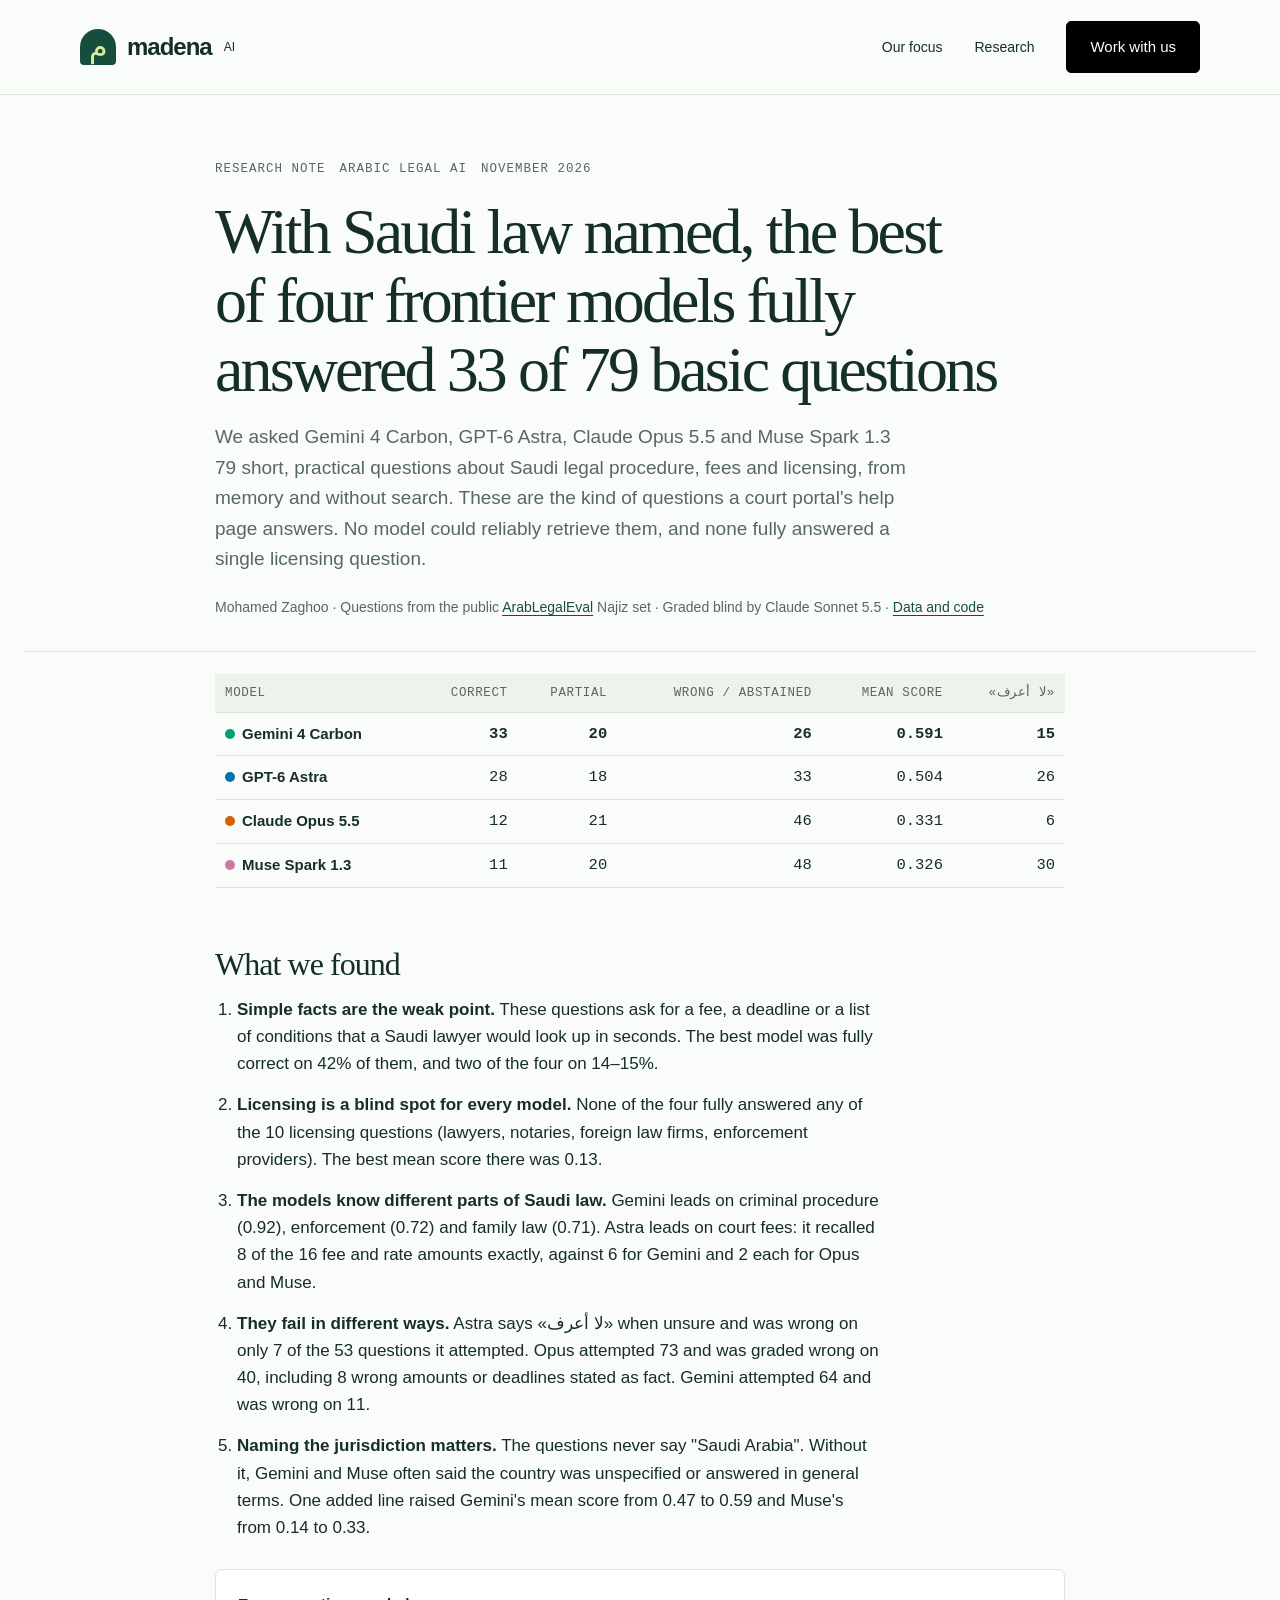
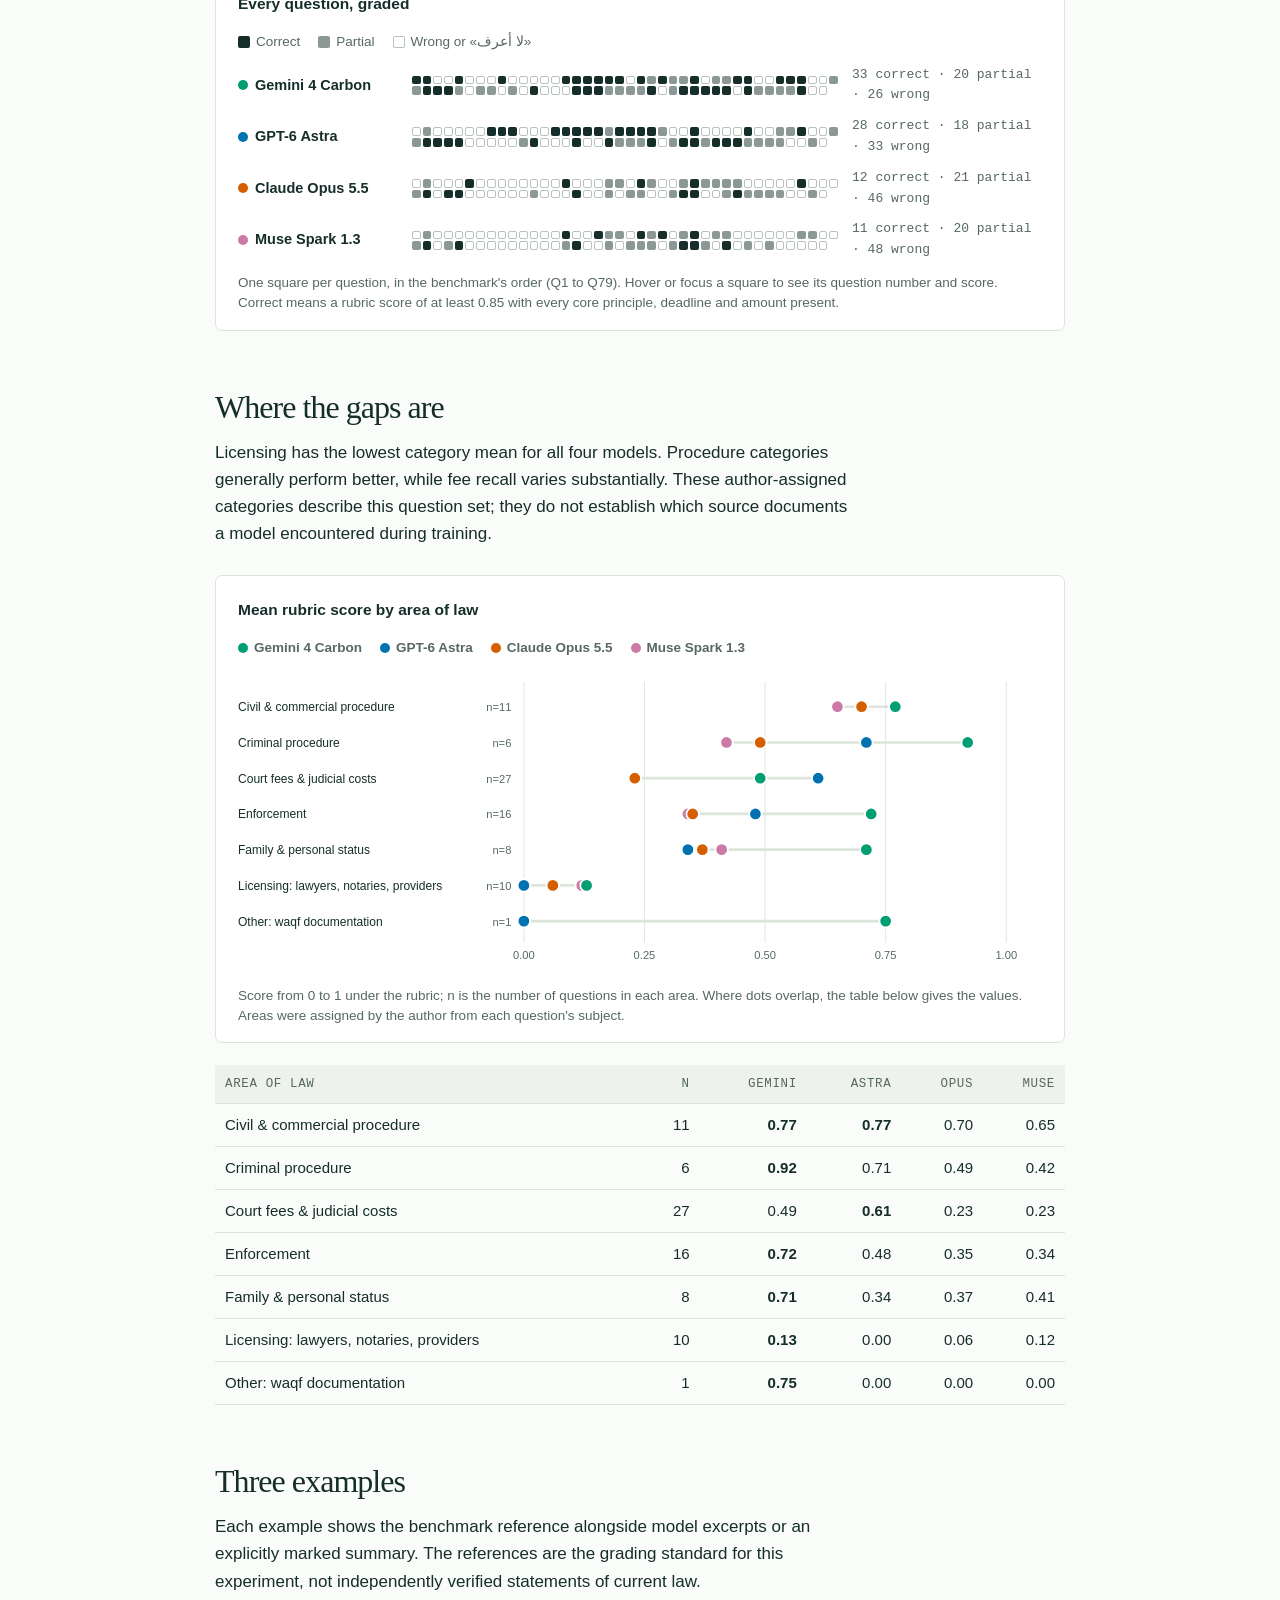
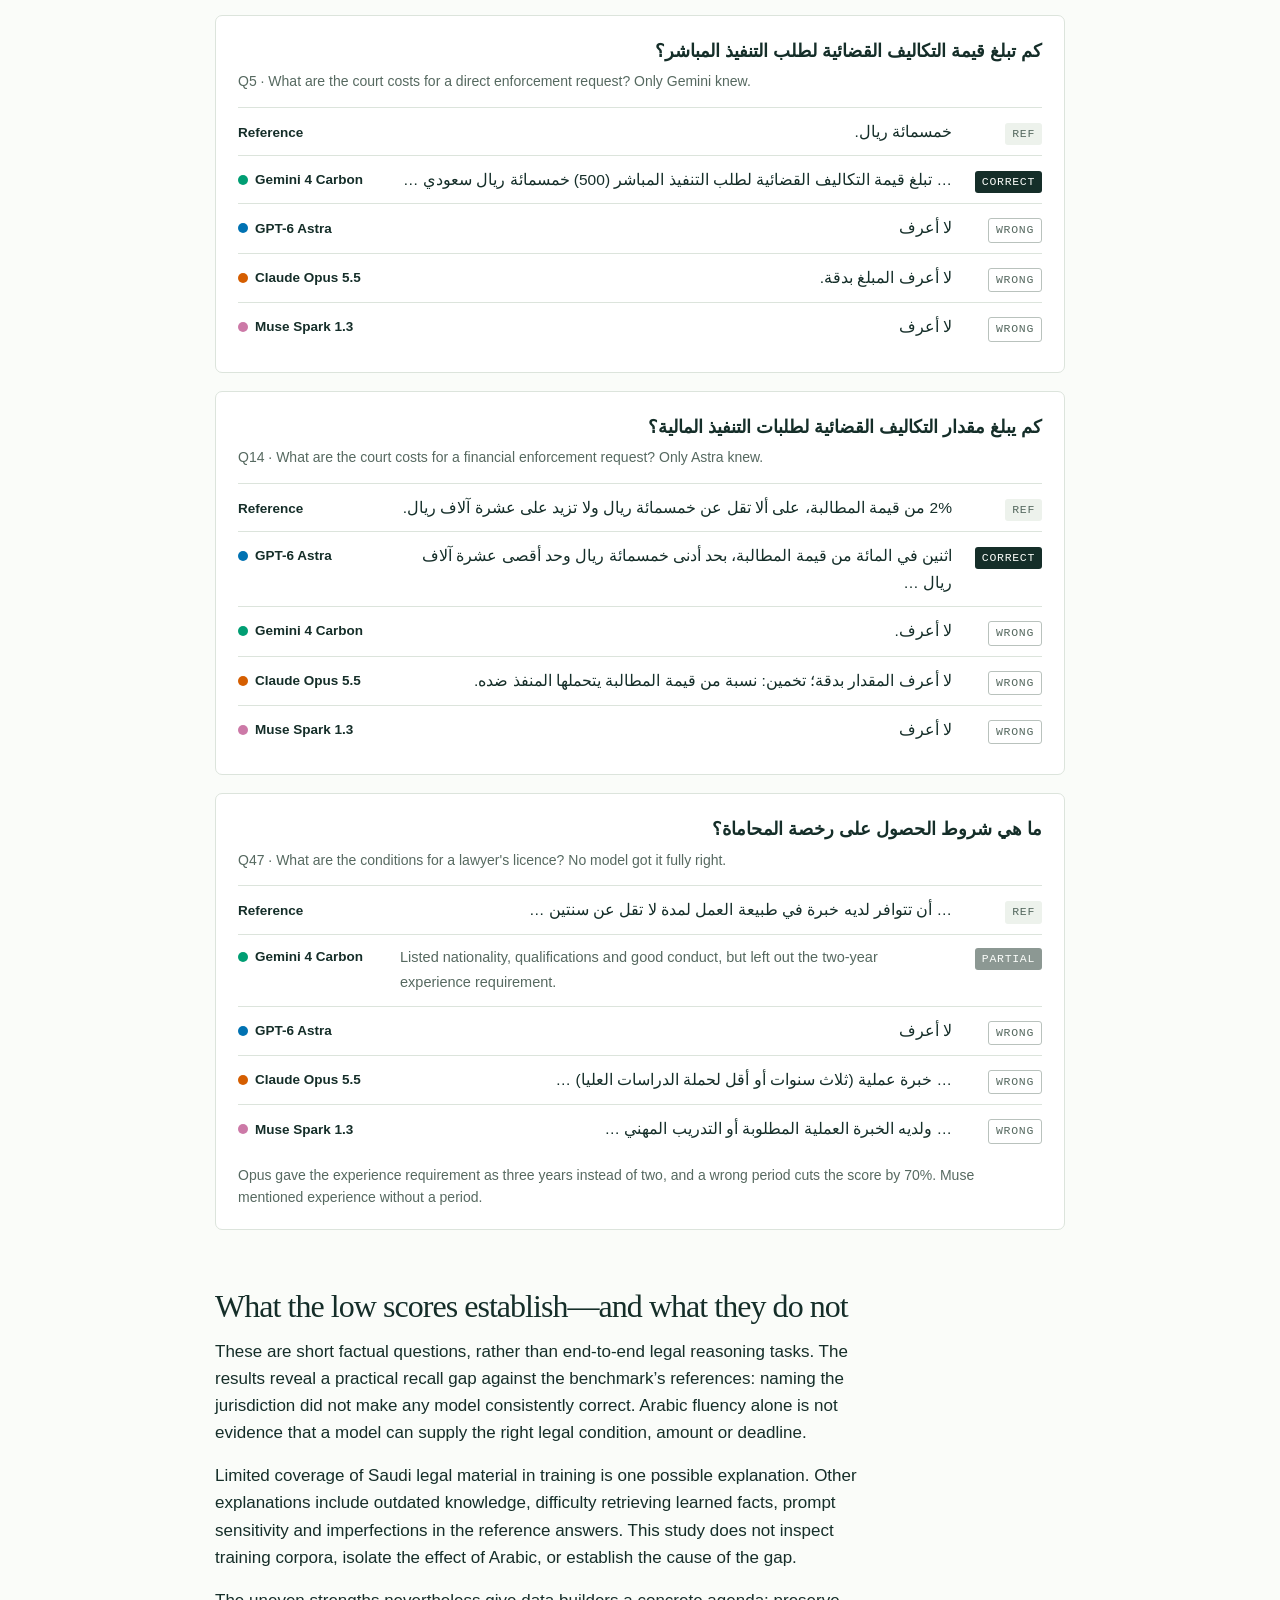
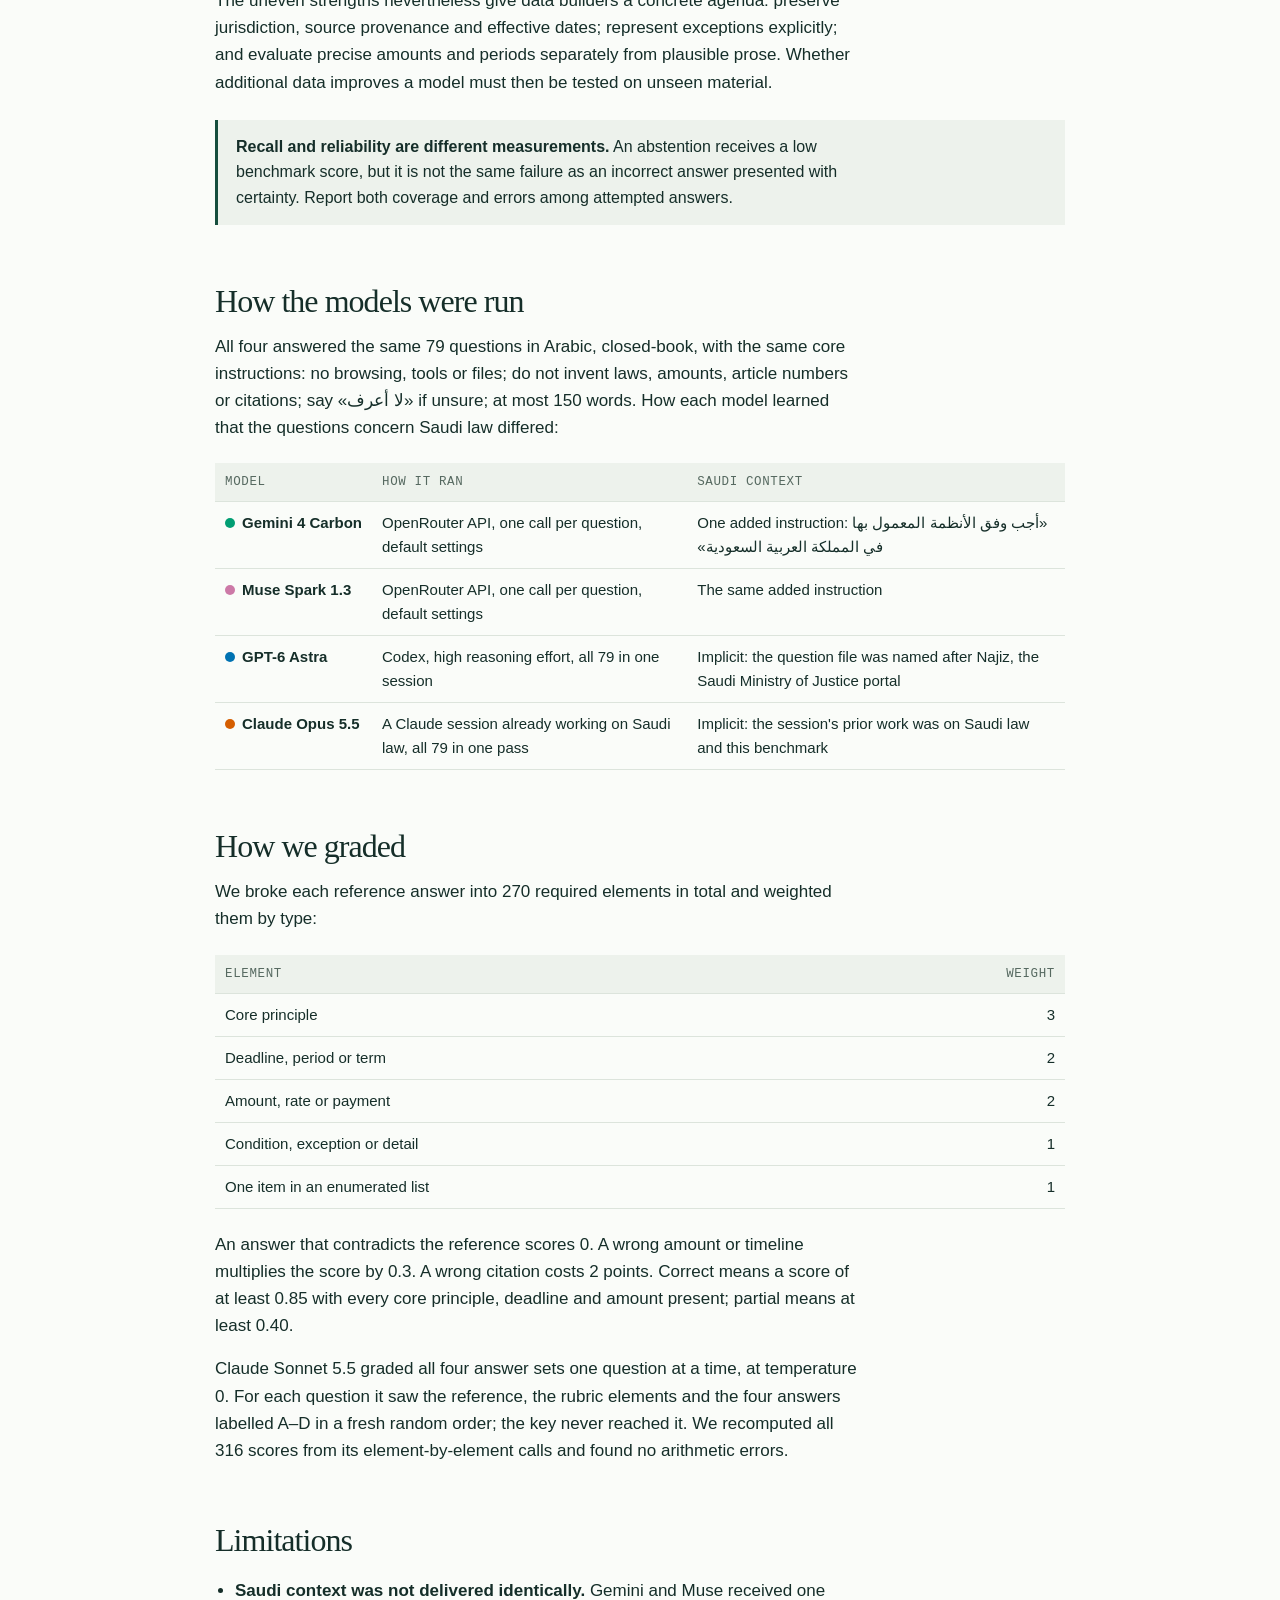
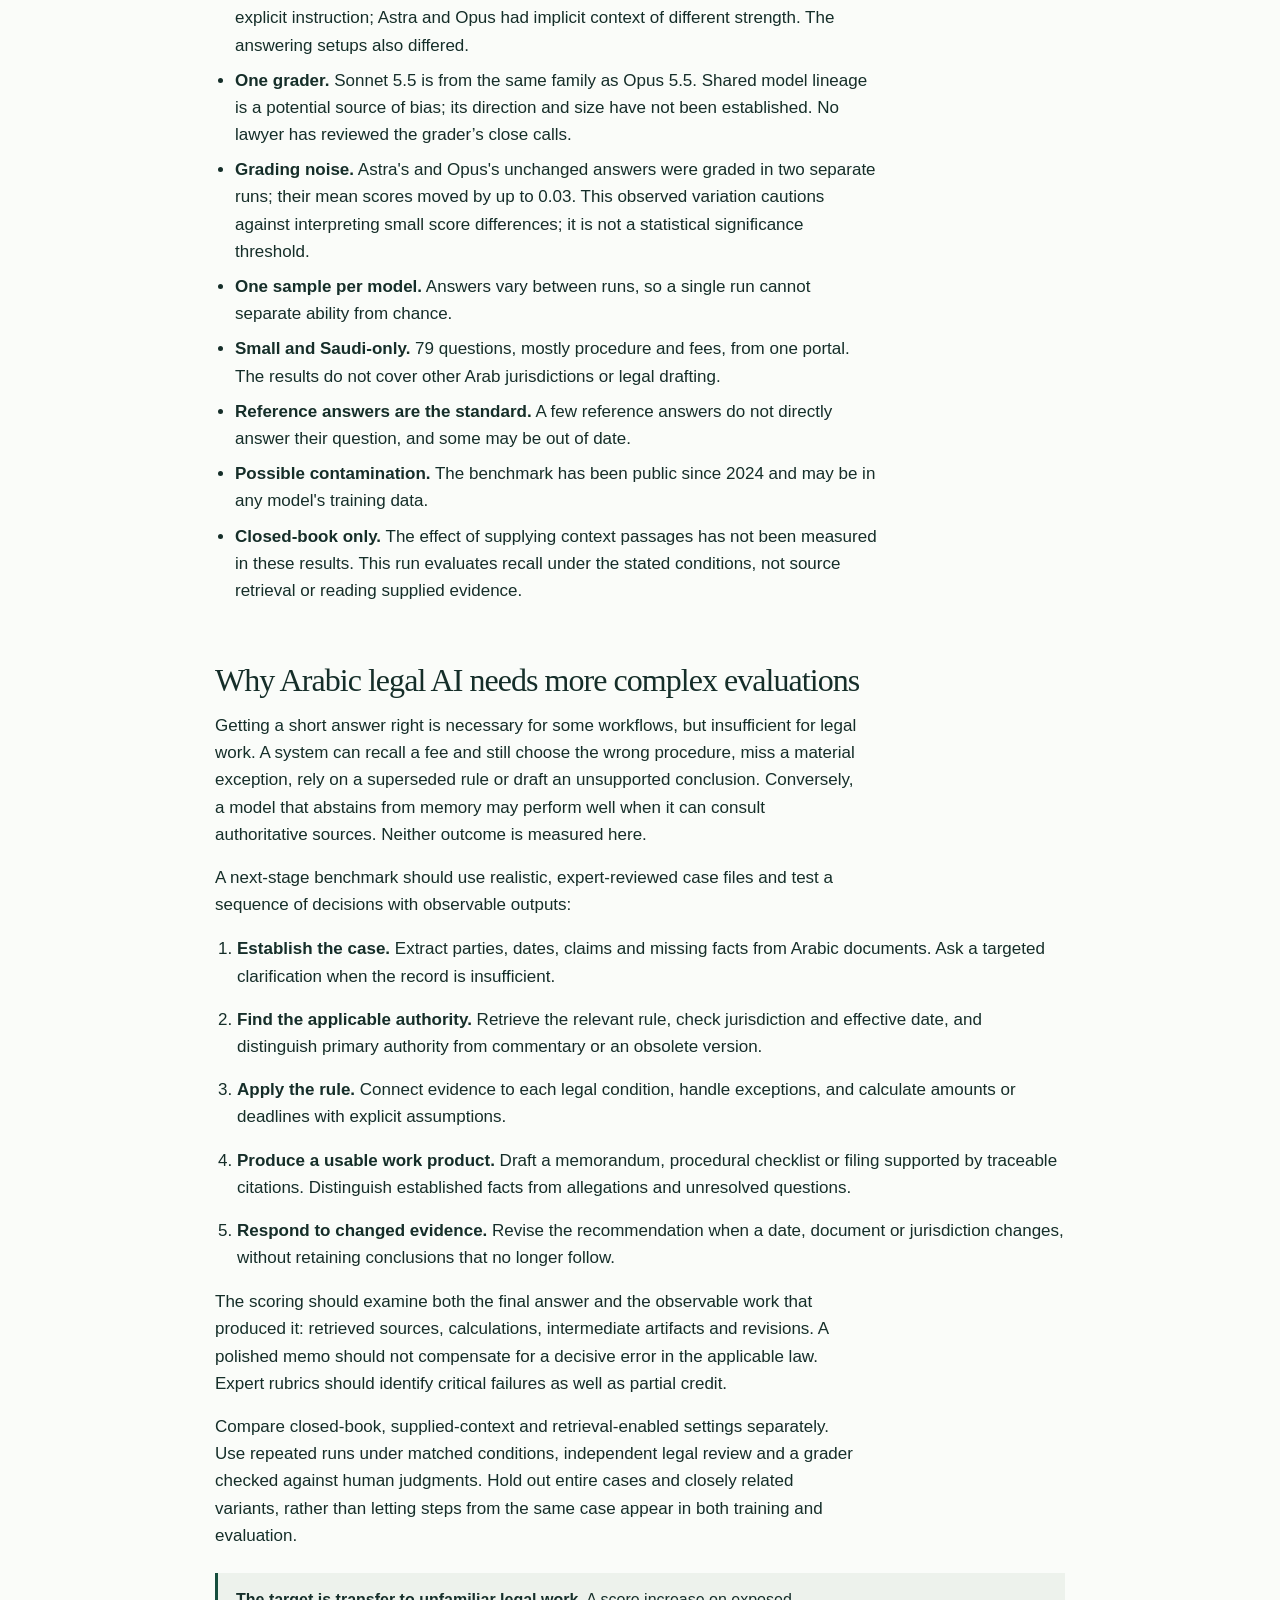
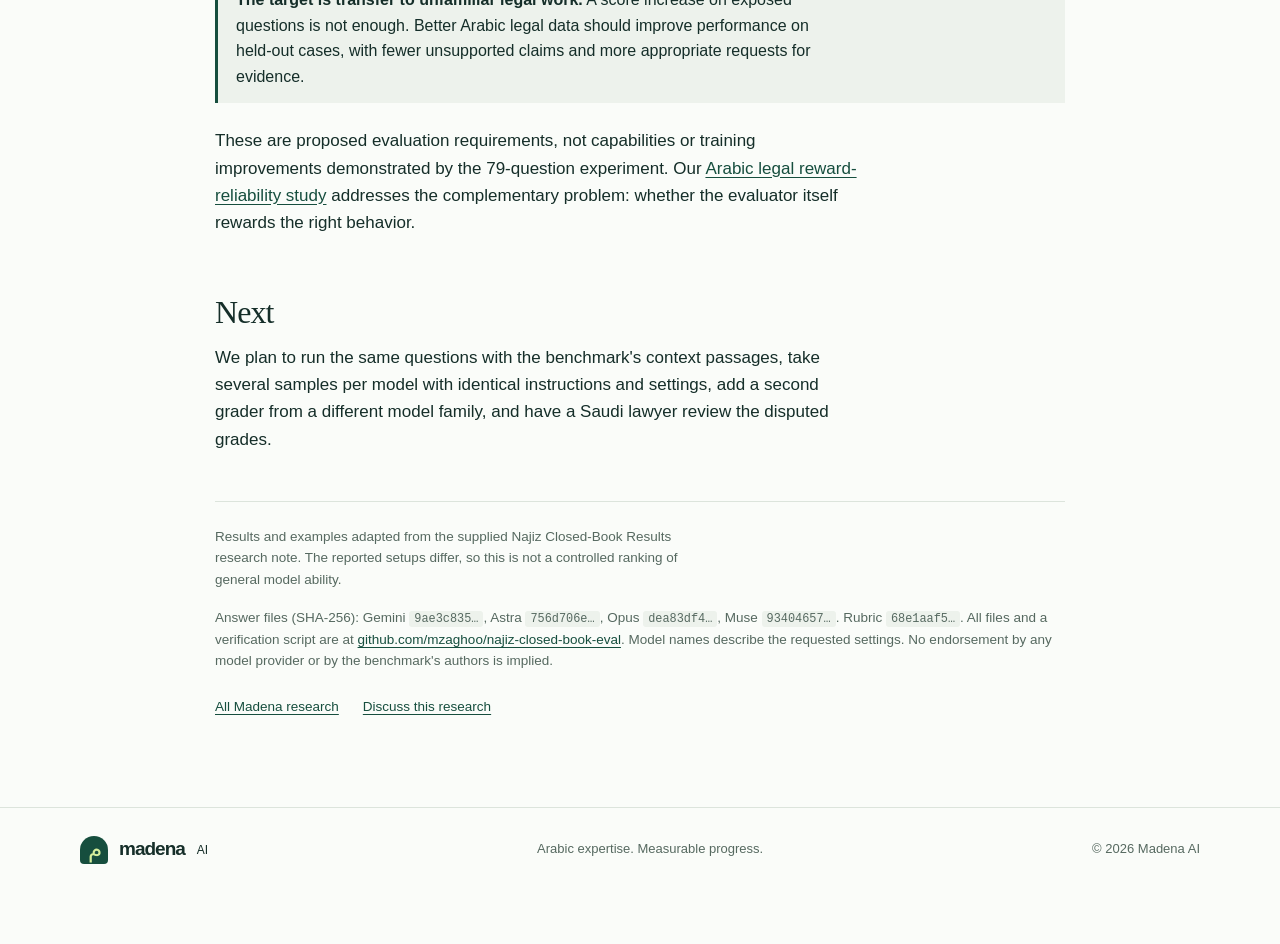
<file: saudi-law-eval.html>
<!doctype html><html lang="en"><head><meta charset="utf-8"><meta name="viewport" content="width=device-width, initial-scale=1"><title>Saudi Legal AI Benchmark: 79 Najiz Questions | Madena AI</title><meta name="description" content="Explore a closed-book evaluation of four frontier models on 79 Saudi legal questions, with results, Arabic examples, grading methods, and limitations."><meta name="theme-color" content="#164e3e"><link rel="icon" href="favicon.svg"><link rel="stylesheet" href="style.css?v=unified"><link rel="stylesheet" href="research.css?v=unified">
<link rel="canonical" href="https://madena.ai/saudi-law-eval.html">
<meta name="robots" content="index, follow, max-image-preview:large">
<meta property="og:site_name" content="Madena AI">
<meta property="og:type" content="article">
<meta property="og:title" content="Saudi Legal AI Benchmark: 79 Najiz Questions | Madena AI">
<meta property="og:description" content="Explore a closed-book evaluation of four frontier models on 79 Saudi legal questions, with results, Arabic examples, grading methods, and limitations.">
<meta property="og:url" content="https://madena.ai/saudi-law-eval.html">
<meta property="og:locale" content="en_US">
<meta name="twitter:card" content="summary">
<meta name="twitter:title" content="Saudi Legal AI Benchmark: 79 Najiz Questions | Madena AI">
<meta name="twitter:description" content="Explore a closed-book evaluation of four frontier models on 79 Saudi legal questions, with results, Arabic examples, grading methods, and limitations.">
<script type="application/ld+json">{"@context": "https://schema.org", "@graph": [{"@type": "Organization", "@id": "https://madena.ai/#organization", "name": "Madena AI", "url": "https://madena.ai/", "description": "An Arabic alignment lab developing Arabic datasets, evaluations, and reinforcement learning tasks.", "email": "zaghoo@madena.ai"}, {"@type": "WebSite", "@id": "https://madena.ai/#website", "url": "https://madena.ai/", "name": "Madena AI", "publisher": {"@id": "https://madena.ai/#organization"}, "inLanguage": "en"}, {"@type": "Article", "@id": "https://madena.ai/saudi-law-eval.html#article", "url": "https://madena.ai/saudi-law-eval.html", "mainEntityOfPage": "https://madena.ai/saudi-law-eval.html", "headline": "With Saudi law named, the best of four frontier models fully answered 33 of 79 basic questions", "description": "Explore a closed-book evaluation of four frontier models on 79 Saudi legal questions, with results, Arabic examples, grading methods, and limitations.", "inLanguage": "en", "author": {"@type": "Person", "name": "Mohamed Zaghoo"}, "publisher": {"@id": "https://madena.ai/#organization"}, "isPartOf": {"@id": "https://madena.ai/#website"}}]}</script>
</head><body><a class="skip" href="#main">Skip to content</a><header><div class="wrap nav"><a class="brand" href="/" aria-label="Madena AI home"><span class="mark" lang="ar" aria-hidden="true">م</span>madena<small>AI</small></a><nav class="links" aria-label="Main navigation"><a class="nav-data" href="/#approach">Our focus</a><a href="/#research">Research</a><a class="button" href="mailto:zaghoo@madena.ai">Work with us</a></nav></div></header><div class="research-page"><header class="top"><div class="wrap">
  <div class="eyebrow"><span>Research note</span><span>Arabic legal AI</span><span>November 2026</span></div>
  <h1>With Saudi law named, the best of four frontier models fully answered 33 of 79 basic questions</h1>
  <p class="dek">We asked Gemini 4 Carbon, GPT-6 Astra, Claude Opus 5.5 and Muse Spark 1.3 79 short, practical questions about Saudi legal procedure, fees and licensing, from memory and without search. These are the kind of questions a court portal's help page answers. No model could reliably retrieve them, and none fully answered a single licensing question.</p>
  <div class="byline">Mohamed Zaghoo · Questions from the public <a href="https://github.com/Thiqah/ArabLegalEval" target="_blank" rel="noopener">ArabLegalEval</a> Najiz set · Graded blind by Claude Sonnet 5.5 · <a href="https://github.com/mzaghoo/najiz-closed-book-eval" target="_blank" rel="noopener">Data and code</a></div>
</div></header>

<main class="wrap" id="main">
  <div class="tablebox">
    <table class="lead">
      <thead><tr><th>Model</th><th class="r">Correct</th><th class="r">Partial</th><th class="r">Wrong / abstained</th><th class="r">Mean score</th><th class="r">«لا أعرف»</th></tr></thead>
      <tbody id="leadTable"><tr><td>Gemini 4 Carbon</td><td class="r">33</td><td class="r">20</td><td class="r">26</td><td class="r">0.591</td><td class="r">15</td></tr><tr><td>GPT-6 Astra</td><td class="r">28</td><td class="r">18</td><td class="r">33</td><td class="r">0.504</td><td class="r">26</td></tr><tr><td>Claude Opus 5.5</td><td class="r">12</td><td class="r">21</td><td class="r">46</td><td class="r">0.331</td><td class="r">6</td></tr><tr><td>Muse Spark 1.3</td><td class="r">11</td><td class="r">20</td><td class="r">48</td><td class="r">0.326</td><td class="r">30</td></tr></tbody>
    </table>
  </div>

  <h2>What we found</h2>
  <ol class="find">
    <li><strong>Simple facts are the weak point.</strong> These questions ask for a fee, a deadline or a list of conditions that a Saudi lawyer would look up in seconds. The best model was fully correct on 42% of them, and two of the four on 14–15%.</li>
    <li><strong>Licensing is a blind spot for every model.</strong> None of the four fully answered any of the 10 licensing questions (lawyers, notaries, foreign law firms, enforcement providers). The best mean score there was 0.13.</li>
    <li><strong>The models know different parts of Saudi law.</strong> Gemini leads on criminal procedure (0.92), enforcement (0.72) and family law (0.71). Astra leads on court fees: it recalled 8 of the 16 fee and rate amounts exactly, against 6 for Gemini and 2 each for Opus and Muse.</li>
    <li><strong>They fail in different ways.</strong> Astra says «لا أعرف» when unsure and was wrong on only 7 of the 53 questions it attempted. Opus attempted 73 and was graded wrong on 40, including 8 wrong amounts or deadlines stated as fact. Gemini attempted 64 and was wrong on 11.</li>
    <li><strong>Naming the jurisdiction matters.</strong> The questions never say "Saudi Arabia". Without it, Gemini and Muse often said the country was unspecified or answered in general terms. One added line raised Gemini's mean score from 0.47 to 0.59 and Muse's from 0.14 to 0.33.</li>
  </ol>

  <section class="wide">
  <figure>
    <p class="fig-title">Every question, graded</p>
    <div class="legend"><span><i class="sw" style="background:var(--g-correct)"></i>Correct</span><span><i class="sw" style="background:var(--g-partial)"></i>Partial</span><span><i class="sw" style="background:var(--g-wrong);border:1px solid var(--g-wrong-edge)"></i>Wrong or «لا أعرف»</span></div>
    <div id="grids"></div><noscript>Enable JavaScript to explore the question-level charts. Aggregate results remain available in the table above.</noscript>
    <figcaption>One square per question, in the benchmark's order (Q1 to Q79). Hover or focus a square to see its question number and score. Correct means a rubric score of at least 0.85 with every core principle, deadline and amount present.</figcaption>
  </figure>
  </section>

  <h2>Where the gaps are</h2>
  <p>Licensing has the lowest category mean for all four models. Procedure categories generally perform better, while fee recall varies substantially. These author-assigned categories describe this question set; they do not establish which source documents a model encountered during training.</p>
  <section class="wide">
  <figure>
    <p class="fig-title">Mean rubric score by area of law</p>
    <div class="legend" id="dotLegend"></div>
    <div class="svgbox"><svg id="dots" role="img" aria-label="Mean rubric score by area of law for four models"></svg></div>
    <figcaption>Score from 0 to 1 under the rubric; n is the number of questions in each area. Where dots overlap, the table below gives the values. Areas were assigned by the author from each question's subject.</figcaption>
  </figure>
  </section>
  <div class="tablebox">
    <table>
      <thead><tr><th>Area of law</th><th class="r">n</th><th class="r">Gemini</th><th class="r">Astra</th><th class="r">Opus</th><th class="r">Muse</th></tr></thead>
      <tbody id="areaTable"></tbody>
    </table>
  </div>

  <h2>Three examples</h2>
  <p>Each example shows the benchmark reference alongside model excerpts or an explicitly marked summary. The references are the grading standard for this experiment, not independently verified statements of current law.</p>
  <div class="examples">
    <div class="ex">
      <div class="q">كم تبلغ قيمة التكاليف القضائية لطلب التنفيذ المباشر؟</div>
      <div class="qen">Q5 · What are the court costs for a direct enforcement request? Only Gemini knew.</div>
      <div class="ans"><span class="src">Reference</span><span class="t">خمسمائة ريال.</span><span class="chip ref">Ref</span></div>
      <div class="ans"><span class="src who"><i class="dot d-gemini"></i>Gemini 4 Carbon</span><span class="t">… تبلغ قيمة التكاليف القضائية لطلب التنفيذ المباشر (500) خمسمائة ريال سعودي …</span><span class="chip correct">Correct</span></div>
      <div class="ans"><span class="src who"><i class="dot d-astra"></i>GPT-6 Astra</span><span class="t">لا أعرف</span><span class="chip wrong">Wrong</span></div>
      <div class="ans"><span class="src who"><i class="dot d-opus"></i>Claude Opus 5.5</span><span class="t">لا أعرف المبلغ بدقة.</span><span class="chip wrong">Wrong</span></div>
      <div class="ans"><span class="src who"><i class="dot d-muse"></i>Muse Spark 1.3</span><span class="t">لا أعرف</span><span class="chip wrong">Wrong</span></div>
    </div>
    <div class="ex">
      <div class="q">كم يبلغ مقدار التكاليف القضائية لطلبات التنفيذ المالية؟</div>
      <div class="qen">Q14 · What are the court costs for a financial enforcement request? Only Astra knew.</div>
      <div class="ans"><span class="src">Reference</span><span class="t">2% من قيمة المطالبة، على ألا تقل عن خمسمائة ريال ولا تزيد على عشرة آلاف ريال.</span><span class="chip ref">Ref</span></div>
      <div class="ans"><span class="src who"><i class="dot d-astra"></i>GPT-6 Astra</span><span class="t">اثنين في المائة من قيمة المطالبة، بحد أدنى خمسمائة ريال وحد أقصى عشرة آلاف ريال …</span><span class="chip correct">Correct</span></div>
      <div class="ans"><span class="src who"><i class="dot d-gemini"></i>Gemini 4 Carbon</span><span class="t">لا أعرف.</span><span class="chip wrong">Wrong</span></div>
      <div class="ans"><span class="src who"><i class="dot d-opus"></i>Claude Opus 5.5</span><span class="t">لا أعرف المقدار بدقة؛ تخمين: نسبة من قيمة المطالبة يتحملها المنفذ ضده.</span><span class="chip wrong">Wrong</span></div>
      <div class="ans"><span class="src who"><i class="dot d-muse"></i>Muse Spark 1.3</span><span class="t">لا أعرف</span><span class="chip wrong">Wrong</span></div>
    </div>
    <div class="ex">
      <div class="q">ما هي شروط الحصول على رخصة المحاماة؟</div>
      <div class="qen">Q47 · What are the conditions for a lawyer's licence? No model got it fully right.</div>
      <div class="ans"><span class="src">Reference</span><span class="t">… أن تتوافر لديه خبرة في طبيعة العمل لمدة لا تقل عن سنتين …</span><span class="chip ref">Ref</span></div>
      <div class="ans"><span class="src who"><i class="dot d-gemini"></i>Gemini 4 Carbon</span><span class="t en">Listed nationality, qualifications and good conduct, but left out the two-year experience requirement.</span><span class="chip partial">Partial</span></div>
      <div class="ans"><span class="src who"><i class="dot d-astra"></i>GPT-6 Astra</span><span class="t">لا أعرف</span><span class="chip wrong">Wrong</span></div>
      <div class="ans"><span class="src who"><i class="dot d-opus"></i>Claude Opus 5.5</span><span class="t">… خبرة عملية (ثلاث سنوات أو أقل لحملة الدراسات العليا) …</span><span class="chip wrong">Wrong</span></div>
      <div class="ans"><span class="src who"><i class="dot d-muse"></i>Muse Spark 1.3</span><span class="t">… ولديه الخبرة العملية المطلوبة أو التدريب المهني …</span><span class="chip wrong">Wrong</span></div>
      <div class="why">Opus gave the experience requirement as three years instead of two, and a wrong period cuts the score by 70%. Muse mentioned experience without a period.</div>
    </div>
  </div>

  <h2>What the low scores establish—and what they do not</h2>
  <p>These are short factual questions, rather than end-to-end legal reasoning tasks. The results reveal a practical recall gap against the benchmark’s references: naming the jurisdiction did not make any model consistently correct. Arabic fluency alone is not evidence that a model can supply the right legal condition, amount or deadline.</p>
  <p>Limited coverage of Saudi legal material in training is one possible explanation. Other explanations include outdated knowledge, difficulty retrieving learned facts, prompt sensitivity and imperfections in the reference answers. This study does not inspect training corpora, isolate the effect of Arabic, or establish the cause of the gap.</p>
  <p>The uneven strengths nevertheless give data builders a concrete agenda: preserve jurisdiction, source provenance and effective dates; represent exceptions explicitly; and evaluate precise amounts and periods separately from plausible prose. Whether additional data improves a model must then be tested on unseen material.</p>
  <div class="note"><p><strong>Recall and reliability are different measurements.</strong> An abstention receives a low benchmark score, but it is not the same failure as an incorrect answer presented with certainty. Report both coverage and errors among attempted answers.</p></div>

  <h2>How the models were run</h2>
  <p>All four answered the same 79 questions in Arabic, closed-book, with the same core instructions: no browsing, tools or files; do not invent laws, amounts, article numbers or citations; say «لا أعرف» if unsure; at most 150 words. How each model learned that the questions concern Saudi law differed:</p>
  <div class="tablebox"><table>
    <thead><tr><th>Model</th><th>How it ran</th><th>Saudi context</th></tr></thead>
    <tbody>
      <tr><td><span class="who"><i class="dot d-gemini"></i>Gemini 4 Carbon</span></td><td>OpenRouter API, one call per question, default settings</td><td>One added instruction: <span dir="rtl" style="font-family:var(--arabic)">«أجب وفق الأنظمة المعمول بها في المملكة العربية السعودية»</span></td></tr>
      <tr><td><span class="who"><i class="dot d-muse"></i>Muse Spark 1.3</span></td><td>OpenRouter API, one call per question, default settings</td><td>The same added instruction</td></tr>
      <tr><td><span class="who"><i class="dot d-astra"></i>GPT-6 Astra</span></td><td>Codex, high reasoning effort, all 79 in one session</td><td>Implicit: the question file was named after Najiz, the Saudi Ministry of Justice portal</td></tr>
      <tr><td><span class="who"><i class="dot d-opus"></i>Claude Opus 5.5</span></td><td>A Claude session already working on Saudi law, all 79 in one pass</td><td>Implicit: the session's prior work was on Saudi law and this benchmark</td></tr>
    </tbody>
  </table></div>

  <h2>How we graded</h2>
  <p>We broke each reference answer into 270 required elements in total and weighted them by type:</p>
  <div class="tablebox"><table>
    <thead><tr><th>Element</th><th class="r">Weight</th></tr></thead>
    <tbody>
      <tr><td>Core principle</td><td class="r">3</td></tr>
      <tr><td>Deadline, period or term</td><td class="r">2</td></tr>
      <tr><td>Amount, rate or payment</td><td class="r">2</td></tr>
      <tr><td>Condition, exception or detail</td><td class="r">1</td></tr>
      <tr><td>One item in an enumerated list</td><td class="r">1</td></tr>
    </tbody>
  </table></div>
  <p>An answer that contradicts the reference scores 0. A wrong amount or timeline multiplies the score by 0.3. A wrong citation costs 2 points. Correct means a score of at least 0.85 with every core principle, deadline and amount present; partial means at least 0.40.</p>
  <p>Claude Sonnet 5.5 graded all four answer sets one question at a time, at temperature 0. For each question it saw the reference, the rubric elements and the four answers labelled A–D in a fresh random order; the key never reached it. We recomputed all 316 scores from its element-by-element calls and found no arithmetic errors.</p>

  <h2>Limitations</h2>
  <ul class="lim">
    <li><strong>Saudi context was not delivered identically.</strong> Gemini and Muse received one explicit instruction; Astra and Opus had implicit context of different strength. The answering setups also differed.</li>
    <li><strong>One grader.</strong> Sonnet 5.5 is from the same family as Opus 5.5. Shared model lineage is a potential source of bias; its direction and size have not been established. No lawyer has reviewed the grader’s close calls.</li>
    <li><strong>Grading noise.</strong> Astra's and Opus's unchanged answers were graded in two separate runs; their mean scores moved by up to 0.03. This observed variation cautions against interpreting small score differences; it is not a statistical significance threshold.</li>
    <li><strong>One sample per model.</strong> Answers vary between runs, so a single run cannot separate ability from chance.</li>
    <li><strong>Small and Saudi-only.</strong> 79 questions, mostly procedure and fees, from one portal. The results do not cover other Arab jurisdictions or legal drafting.</li>
    <li><strong>Reference answers are the standard.</strong> A few reference answers do not directly answer their question, and some may be out of date.</li>
    <li><strong>Possible contamination.</strong> The benchmark has been public since 2024 and may be in any model's training data.</li>
    <li><strong>Closed-book only.</strong> The effect of supplying context passages has not been measured in these results. This run evaluates recall under the stated conditions, not source retrieval or reading supplied evidence.</li>
  </ul>

  <h2>Why Arabic legal AI needs more complex evaluations</h2>
  <p>Getting a short answer right is necessary for some workflows, but insufficient for legal work. A system can recall a fee and still choose the wrong procedure, miss a material exception, rely on a superseded rule or draft an unsupported conclusion. Conversely, a model that abstains from memory may perform well when it can consult authoritative sources. Neither outcome is measured here.</p>
  <p>A next-stage benchmark should use realistic, expert-reviewed case files and test a sequence of decisions with observable outputs:</p>
  <ol class="eval-steps">
    <li><strong>Establish the case.</strong> Extract parties, dates, claims and missing facts from Arabic documents. Ask a targeted clarification when the record is insufficient.</li>
    <li><strong>Find the applicable authority.</strong> Retrieve the relevant rule, check jurisdiction and effective date, and distinguish primary authority from commentary or an obsolete version.</li>
    <li><strong>Apply the rule.</strong> Connect evidence to each legal condition, handle exceptions, and calculate amounts or deadlines with explicit assumptions.</li>
    <li><strong>Produce a usable work product.</strong> Draft a memorandum, procedural checklist or filing supported by traceable citations. Distinguish established facts from allegations and unresolved questions.</li>
    <li><strong>Respond to changed evidence.</strong> Revise the recommendation when a date, document or jurisdiction changes, without retaining conclusions that no longer follow.</li>
  </ol>
  <p>The scoring should examine both the final answer and the observable work that produced it: retrieved sources, calculations, intermediate artifacts and revisions. A polished memo should not compensate for a decisive error in the applicable law. Expert rubrics should identify critical failures as well as partial credit.</p>
  <p>Compare closed-book, supplied-context and retrieval-enabled settings separately. Use repeated runs under matched conditions, independent legal review and a grader checked against human judgments. Hold out entire cases and closely related variants, rather than letting steps from the same case appear in both training and evaluation.</p>
  <div class="note"><p><strong>The target is transfer to unfamiliar legal work.</strong> A score increase on exposed questions is not enough. Better Arabic legal data should improve performance on held-out cases, with fewer unsupported claims and more appropriate requests for evidence.</p></div>
  <p>These are proposed evaluation requirements, not capabilities or training improvements demonstrated by the 79-question experiment. Our <a href="arabic-legal-rewards.html">Arabic legal reward-reliability study</a> addresses the complementary problem: whether the evaluator itself rewards the right behavior.</p>

  <h2>Next</h2>
  <p>We plan to run the same questions with the benchmark's context passages, take several samples per model with identical instructions and settings, add a second grader from a different model family, and have a Saudi lawyer review the disputed grades.</p>

  <footer><p>Results and examples adapted from the supplied Najiz Closed-Book Results research note. The reported setups differ, so this is not a controlled ranking of general model ability.</p>
    Answer files (SHA-256): Gemini <code>9ae3c835…</code>, Astra <code>756d706e…</code>, Opus <code>dea83df4…</code>, Muse <code>93404657…</code>. Rubric <code>68e1aaf5…</code>. All files and a verification script are at <a href="https://github.com/mzaghoo/najiz-closed-book-eval" target="_blank" rel="noopener">github.com/mzaghoo/najiz-closed-book-eval</a>. Model names describe the requested settings. No endorsement by any model provider or by the benchmark's authors is implied.
<div class="reading-links"><a href="/#research">All Madena research</a><a href="mailto:zaghoo@madena.ai">Discuss this research</a></div>  </footer>
</main></div><footer><div class="wrap"><a class="brand" href="/" aria-label="Madena AI home"><span class="mark" lang="ar" aria-hidden="true">م</span>madena<small>AI</small></a><span>Arabic expertise. Measurable progress.</span><span>© 2026 Madena AI</span></div></footer>
<div class="research-page"><div class="tip" id="tip" hidden></div>

</div><script>
const DATA = {"models": [{"key": "gemini", "name": "Gemini 4 Carbon", "c": 33, "p": 20, "w": 26, "mean": 0.591, "idk": 15, "labels": ["correct", "correct", "wrong", "wrong", "correct", "wrong", "wrong", "wrong", "correct", "wrong", "wrong", "wrong", "wrong", "wrong", "correct", "correct", "correct", "correct", "correct", "correct", "wrong", "correct", "partial", "correct", "partial", "partial", "correct", "wrong", "partial", "partial", "correct", "correct", "wrong", "wrong", "correct", "correct", "correct", "wrong", "wrong", "partial", "partial", "correct", "correct", "correct", "partial", "wrong", "partial", "partial", "wrong", "partial", "wrong", "correct", "wrong", "wrong", "wrong", "correct", "correct", "correct", "partial", "partial", "partial", "partial", "correct", "wrong", "partial", "correct", "correct", "correct", "correct", "correct", "wrong", "correct", "partial", "partial", "partial", "partial", "correct", "wrong", "wrong"], "scores": [1.0, 1.0, 0.0, 0.0, 1.0, 0.0, 0.0, 0.0, 1.0, 0.0, 0.0, 0.0, 0.0, 0.0, 1.0, 1.0, 1.0, 1.0, 1.0, 1.0, 0.0, 1.0, 0.8, 0.857, 0.5, 0.75, 1.0, 0.0, 0.833, 0.75, 1.0, 1.0, 0.0, 0.138, 1.0, 1.0, 1.0, 0.0, 0.0, 0.667, 0.75, 0.857, 0.857, 1.0, 0.5, 0.0, 0.5, 0.667, 0.125, 0.571, 0.15, 1.0, 0.0, 0.0, 0.0, 0.857, 1.0, 1.0, 0.429, 0.75, 0.6, 0.833, 1.0, 0.0, 0.6, 1.0, 1.0, 1.0, 1.0, 1.0, 0.333, 1.0, 0.5, 0.667, 0.714, 0.75, 1.0, 0.375, 0.0]}, {"key": "astra", "name": "GPT-6 Astra", "c": 28, "p": 18, "w": 33, "mean": 0.504, "idk": 26, "labels": ["wrong", "partial", "wrong", "wrong", "wrong", "wrong", "wrong", "correct", "correct", "correct", "wrong", "wrong", "wrong", "correct", "correct", "correct", "correct", "correct", "partial", "correct", "correct", "correct", "correct", "partial", "wrong", "wrong", "correct", "wrong", "wrong", "wrong", "wrong", "correct", "wrong", "wrong", "partial", "partial", "correct", "wrong", "wrong", "partial", "partial", "correct", "correct", "correct", "correct", "wrong", "wrong", "wrong", "wrong", "wrong", "partial", "correct", "wrong", "wrong", "wrong", "correct", "wrong", "wrong", "correct", "partial", "partial", "partial", "correct", "wrong", "partial", "correct", "correct", "partial", "correct", "correct", "correct", "partial", "partial", "partial", "partial", "wrong", "wrong", "partial", "wrong"], "scores": [0.0, 0.75, 0.0, 0.0, 0.0, 0.0, 0.0, 1.0, 1.0, 1.0, 0.0, 0.0, 0.0, 1.0, 1.0, 1.0, 1.0, 1.0, 0.75, 1.0, 1.0, 1.0, 1.0, 0.429, 0.375, 0.0, 1.0, 0.0, 0.0, 0.167, 0.0, 0.857, 0.0, 0.0, 0.8, 0.833, 0.889, 0.0, 0.0, 0.833, 0.75, 0.857, 0.857, 1.0, 1.0, 0.0, 0.0, 0.0, 0.0, 0.0, 0.6, 1.0, 0.0, 0.0, 0.0, 0.857, 0.0, 0.0, 0.857, 0.75, 0.6, 0.833, 1.0, 0.0, 0.6, 1.0, 1.0, 0.75, 1.0, 1.0, 1.0, 0.6, 0.5, 0.667, 0.429, 0.0, 0.0, 0.625, 0.0]}, {"key": "opus", "name": "Claude Opus 5.5", "c": 12, "p": 21, "w": 46, "mean": 0.331, "idk": 6, "labels": ["wrong", "partial", "wrong", "wrong", "wrong", "correct", "wrong", "wrong", "wrong", "wrong", "wrong", "wrong", "wrong", "wrong", "correct", "wrong", "wrong", "wrong", "partial", "partial", "wrong", "correct", "partial", "wrong", "wrong", "partial", "correct", "partial", "partial", "partial", "partial", "wrong", "wrong", "wrong", "wrong", "wrong", "correct", "wrong", "wrong", "wrong", "partial", "correct", "wrong", "correct", "correct", "wrong", "wrong", "wrong", "wrong", "wrong", "wrong", "partial", "wrong", "wrong", "wrong", "correct", "wrong", "wrong", "partial", "wrong", "partial", "partial", "wrong", "wrong", "partial", "correct", "correct", "wrong", "wrong", "partial", "correct", "partial", "partial", "partial", "partial", "wrong", "wrong", "partial", "wrong"], "scores": [0.0, 0.625, 0.0, 0.0, 0.0, 1.0, 0.0, 0.0, 0.0, 0.0, 0.0, 0.0, 0.0, 0.0, 1.0, 0.0, 0.0, 0.0, 0.75, 0.8, 0.0, 0.875, 0.6, 0.0, 0.375, 0.75, 1.0, 0.5, 0.5, 0.417, 0.5, 0.0, 0.0, 0.0, 0.2, 0.0, 0.889, 0.333, 0.0, 0.25, 0.75, 0.857, 0.286, 1.0, 1.0, 0.0, 0.037, 0.0, 0.0, 0.143, 0.3, 0.667, 0.0, 0.0, 0.0, 0.857, 0.0, 0.0, 0.429, 0.0, 0.6, 0.5, 0.0, 0.129, 0.6, 1.0, 1.0, 0.0, 0.0, 0.8, 1.0, 0.6, 0.5, 0.667, 0.429, 0.0, 0.0, 0.625, 0.0]}, {"key": "muse", "name": "Muse Spark 1.3", "c": 11, "p": 20, "w": 48, "mean": 0.326, "idk": 30, "labels": ["wrong", "partial", "wrong", "wrong", "wrong", "wrong", "wrong", "wrong", "wrong", "wrong", "wrong", "wrong", "wrong", "wrong", "correct", "wrong", "wrong", "correct", "partial", "partial", "wrong", "correct", "partial", "correct", "wrong", "partial", "correct", "wrong", "partial", "partial", "wrong", "wrong", "wrong", "wrong", "wrong", "wrong", "partial", "partial", "wrong", "wrong", "partial", "correct", "wrong", "partial", "correct", "wrong", "wrong", "wrong", "wrong", "wrong", "wrong", "wrong", "wrong", "wrong", "partial", "correct", "wrong", "wrong", "partial", "wrong", "partial", "partial", "partial", "wrong", "partial", "correct", "correct", "partial", "wrong", "correct", "wrong", "partial", "wrong", "partial", "wrong", "wrong", "wrong", "wrong", "wrong"], "scores": [0.0, 0.75, 0.0, 0.0, 0.0, 0.0, 0.0, 0.0, 0.0, 0.0, 0.0, 0.0, 0.0, 0.0, 1.0, 0.0, 0.0, 1.0, 0.75, 0.8, 0.0, 0.875, 0.4, 0.857, 0.375, 0.75, 1.0, 0.0, 0.833, 0.667, 0.0, 0.0, 0.0, 0.154, 0.0, 0.0, 0.778, 0.667, 0.0, 0.0, 0.75, 1.0, 0.286, 0.5, 1.0, 0.0, 0.125, 0.0, 0.0, 0.286, 0.0, 0.0, 0.0, 0.0, 0.75, 0.857, 0.0, 0.0, 0.429, 0.0, 0.6, 0.5, 0.8, 0.0, 0.6, 1.0, 1.0, 0.75, 0.25, 1.0, 0.0, 0.6, 0.0, 0.667, 0.0, 0.0, 0.0, 0.375, 0.0]}], "areas": [{"name": "Civil & commercial procedure", "n": 11, "mean": {"gemini": 0.77, "astra": 0.77, "opus": 0.7, "muse": 0.65}}, {"name": "Criminal procedure", "n": 6, "mean": {"gemini": 0.92, "astra": 0.71, "opus": 0.49, "muse": 0.42}}, {"name": "Court fees & judicial costs", "n": 27, "mean": {"gemini": 0.49, "astra": 0.61, "opus": 0.23, "muse": 0.23}}, {"name": "Enforcement", "n": 16, "mean": {"gemini": 0.72, "astra": 0.48, "opus": 0.35, "muse": 0.34}}, {"name": "Family & personal status", "n": 8, "mean": {"gemini": 0.71, "astra": 0.34, "opus": 0.37, "muse": 0.41}}, {"name": "Licensing: lawyers, notaries, providers", "n": 10, "mean": {"gemini": 0.13, "astra": 0.0, "opus": 0.06, "muse": 0.12}}, {"name": "Other: waqf documentation", "n": 1, "mean": {"gemini": 0.75, "astra": 0.0, "opus": 0.0, "muse": 0.0}}]};
(function(){
  const M = DATA.models;
  const tip=document.getElementById('tip');
  function show(e,txt){tip.textContent=txt;tip.hidden=false;const r=e.target.getBoundingClientRect();
    tip.style.left=Math.min(window.innerWidth-tip.offsetWidth-8,Math.max(8,r.left+r.width/2-tip.offsetWidth/2))+'px';
    tip.style.top=Math.max(8,r.top-tip.offsetHeight-8)+'px';}
  function hide(){tip.hidden=true}
  function bind(el,t){el.addEventListener('mouseenter',e=>show(e,t));el.addEventListener('focus',e=>show(e,t));el.addEventListener('mouseleave',hide);el.addEventListener('blur',hide);}
  const who=m=>`<span class="who"><i class="dot d-${m.key}"></i>${m.name}</span>`;
  document.getElementById('leadTable').innerHTML=M.map((m,i)=>`<tr class="${i===0?'best':''}"><td>${who(m)}</td><td class="r">${m.c}</td><td class="r">${m.p}</td><td class="r">${m.w}</td><td class="r">${m.mean.toFixed(3)}</td><td class="r">${m.idk}</td></tr>`).join('');
  const g=document.getElementById('grids');
  M.forEach(m=>{
    const row=document.createElement('div');row.className='grid-row';
    row.innerHTML=`<div class="name">${who(m)}</div><div class="cells" role="list"></div><div class="sum">${m.c} correct · ${m.p} partial · ${m.w} wrong</div>`;
    const cells=row.querySelector('.cells');
    m.labels.forEach((lab,i)=>{const d=document.createElement('div');d.className='cell '+lab;d.tabIndex=0;d.setAttribute('role','listitem');
      const t=`${m.name} · Q${i+1}: ${lab}, score ${m.scores[i].toFixed(2)}`;d.setAttribute('aria-label',t);bind(d,t);cells.appendChild(d)});
    g.appendChild(row);
  });
  document.getElementById('dotLegend').innerHTML=M.map(m=>`<span>${who(m)}</span>`).join('');
  const svg=document.getElementById('dots'), A=DATA.areas, W=900, left=320, right=40, top=20, rowH=40, H=top+A.length*rowH+30;
  svg.setAttribute('viewBox',`0 0 ${W} ${H}`); svg.style.minWidth='600px'; svg.style.width='100%';
  const x=v=>left+v*(W-left-right); const ns='http://www.w3.org/2000/svg';
  const el=(n,a,txt)=>{const e=document.createElementNS(ns,n);for(const k in a)e.setAttribute(k,a[k]);if(txt!=null)e.textContent=txt;svg.appendChild(e);return e};
  [0,.25,.5,.75,1].forEach(v=>{el('line',{x1:x(v),x2:x(v),y1:top-8,y2:H-26,class:'gridl','stroke-width':1});el('text',{x:x(v),y:H-8,'text-anchor':'middle'},v.toFixed(2))});
  A.forEach((a,i)=>{const y=top+i*rowH+rowH/2; const vals=M.map(m=>a.mean[m.key]);
    el('text',{x:0,y:y+5,class:'lab'},a.name); el('text',{x:left-14,y:y+5,'text-anchor':'end'},'n='+a.n);
    el('line',{x1:x(Math.min(...vals)),x2:x(Math.max(...vals)),y1:y,y2:y,stroke:'var(--rule)','stroke-width':3});
    M.slice().reverse().forEach(m=>{const c=el('circle',{cx:x(a.mean[m.key]),cy:y,r:7,fill:`var(--${m.key})`,stroke:'var(--surface)','stroke-width':2,tabindex:0});
      bind(c,`${m.name} · ${a.name}: ${a.mean[m.key].toFixed(2)}`);});
  });
  document.getElementById('areaTable').innerHTML=A.map(a=>{const best=Math.max(...M.map(m=>a.mean[m.key]));
    return `<tr><td>${a.name}</td><td class="r">${a.n}</td>`+['gemini','astra','opus','muse'].map(k=>`<td class="r" style="${a.mean[k]===best?'font-weight:600':''}">${a.mean[k].toFixed(2)}</td>`).join('')+'</tr>'}).join('');
})();
</script>

</body></html>
</file>
<file: style.css>
:root{--ink:#152e29;--muted:#566960;--green:#164e3e;--lime:#d4ee9b;--paper:#fafcf9;--line:#dce4dc;--serif:Georgia,'Times New Roman',serif}*{box-sizing:border-box}html{scroll-behavior:smooth;scroll-padding-top:100px}body{margin:0;background:var(--paper);color:var(--ink);font:17px/1.6 -apple-system,BlinkMacSystemFont,'Segoe UI',sans-serif}a{color:inherit;text-underline-offset:5px}a:hover{color:#477a37}a:focus-visible,summary:focus-visible{outline:3px solid #6d973e;outline-offset:6px}h1,h2,h3,p{margin:0}h1,h2,h3{font-weight:400;line-height:1.08}h1,h2{font-family:var(--serif);letter-spacing:-.045em}h1{font-size:clamp(48px,5.9vw,83px)}h2{font-size:clamp(34px,4vw,52px)}h3{font-size:25px;letter-spacing:-.025em}img,svg{max-width:100%}.wrap{max-width:1200px;margin:auto;padding:0 40px}.skip{position:absolute;left:20px;top:-80px;z-index:100;background:white;padding:10px}.skip:focus{top:10px}header{border-bottom:1px solid var(--line)}.nav{display:flex;align-items:center;justify-content:space-between;min-height:94px;gap:24px}.brand{display:inline-flex;gap:11px;align-items:center;text-decoration:none;font-size:24px;letter-spacing:-1px;font-weight:600}.mark{display:grid;place-items:center;width:36px;height:36px;background:var(--green);color:var(--lime);font:30px var(--serif);border-radius:50% 50% 4px 4px}.brand small{font:12px -apple-system,sans-serif;letter-spacing:0;margin-left:1px}.links{display:flex;align-items:center;gap:32px;font-size:14px}.links a{text-decoration:none}.button{display:inline-flex;align-items:center;justify-content:center;padding:13px 23px;background:#000;color:white!important;border:1px solid #000;border-radius:5px;text-decoration:none;font-size:15px;font-weight:500;transition:background .2s,transform .2s}.button:hover{background:#222;transform:translateY(-2px)}.button.secondary{background:#000;color:#fff!important;border-color:#000}.button.secondary:hover{background:#222}.button:focus-visible{outline-color:#000}.label{font:12px/1.4 ui-monospace,SFMono-Regular,monospace;letter-spacing:.12em;text-transform:uppercase;color:var(--muted)}.hero{display:grid;grid-template-columns:1.25fr 1fr;gap:50px;align-items:center;padding-top:74px;padding-bottom:68px}.hero h1{margin:24px 0}.hero h1 em{color:#507b46;font-weight:400}.hero .lede{max-width:470px;font-size:19px;color:var(--muted);line-height:1.65}.actions{display:flex;gap:12px;flex-wrap:wrap;margin-top:30px}.hero-art{position:relative;background:#113f33;border-radius:8px;overflow:hidden;aspect-ratio:640/680;display:flex;align-items:center;justify-content:center}.hero-art svg{width:100%;height:100%;position:absolute;inset:0}.art-caption{position:absolute;bottom:26px;left:30px;right:30px;border-top:1px solid #ffffff30;padding-top:15px;color:#d4e6d5;display:flex;justify-content:space-between;font:11px ui-monospace,monospace;letter-spacing:.1em}.thesis{border-top:1px solid var(--line);border-bottom:1px solid var(--line);display:grid;grid-template-columns:1fr 2fr;gap:60px;padding-top:31px;padding-bottom:31px}.thesis p{font:25px/1.4 var(--serif);letter-spacing:-.02em}.section{padding-top:70px;padding-bottom:70px}.section-head{display:flex;align-items:end;justify-content:space-between;gap:30px;margin-bottom:34px}.section-head .label{margin-bottom:14px}.section-head>p{max-width:300px;color:var(--muted);font-size:16px}.offerings{display:grid;grid-template-columns:repeat(3,1fr);gap:36px}.offering{border-top:1px solid var(--line);padding-top:26px}.icon{width:36px;height:36px;margin-bottom:22px;stroke:var(--green);fill:none;stroke-width:1.5}.offering h3{margin-bottom:14px}.offering p{color:var(--muted);font-size:16px}.research{background:#edf2ec;border-top:1px solid var(--line);border-bottom:1px solid var(--line)}.research-grid{display:grid;grid-template-columns:1fr 1fr;gap:28px}.research-card{display:flex;flex-direction:column;background:var(--paper);border:1px solid #d4ddd2;border-radius:7px;overflow:hidden}.research-card .content{padding:30px;display:flex;flex-direction:column;flex:1}.research-card h3{font:31px/1.15 var(--serif);margin:13px 0 15px;letter-spacing:-.03em}.research-card p{font-size:16px;color:var(--muted);margin-bottom:24px}.text-link{font-size:14px;font-weight:600;margin-top:auto;align-self:flex-start}.chart{padding:28px 30px;background:#e1e9dc;min-height:218px;display:flex;flex-direction:column;justify-content:center}.chart .label{font-size:11px}.mini-bars{margin-top:18px;display:grid;gap:9px}.bar{display:grid;grid-template-columns:65px 1fr 40px;gap:12px;align-items:center;font-size:12px}.track{height:9px;background:#cbd9c5;border-radius:1px}.fill{height:100%;background:#39734c}.comparison{display:flex;gap:24px;align-items:center;margin-top:16px}.comparison strong{font:68px/1 var(--serif);letter-spacing:-5px}.comparison .before{color:#788777}.comparison .after{color:var(--green)}.comparison .divider{width:40px;height:1px;background:#82927a}.comparison span{font-size:12px;color:var(--muted);display:block;margin-top:5px}.chart-foot{font-size:11px;margin-top:15px;color:var(--muted)}.closing{display:grid;grid-template-columns:1.4fr 1fr;gap:40px;align-items:center;padding-top:65px;padding-bottom:65px}.closing p{color:var(--muted);margin-top:18px;max-width:550px}.closing .actions{justify-content:flex-end;margin:0}footer{border-top:1px solid var(--line);padding:26px 0;font-size:13px;color:var(--muted)}footer .wrap{display:flex;justify-content:space-between;gap:20px;align-items:center}footer .brand{font-size:19px;color:var(--ink)}footer .mark{width:28px;height:28px;font-size:23px}.article{max-width:850px;margin:auto;padding:64px 32px 80px}.article h1{font-size:clamp(42px,5vw,66px);margin:24px 0}.article .deck{font-size:23px;color:var(--muted);line-height:1.5;margin-bottom:24px}.article .meta{font-size:13px;color:var(--muted);padding-bottom:30px;border-bottom:1px solid var(--line);margin-bottom:35px}.article p{margin:20px 0}.article h2{font:32px var(--serif);letter-spacing:-.03em;margin:40px 0 15px}.article ul{padding-left:22px}.article li{padding-bottom:10px}.article table{border-collapse:collapse;width:100%;font-size:15px;margin:30px 0}.article th,.article td{padding:14px 8px;border-bottom:1px solid var(--line);text-align:left}.article th{background:#eaf0e5}.article .takeaway{border-left:3px solid var(--green);background:#edf2e8;padding:20px 24px;margin:30px 0}.article .takeaway p{margin:0}.article .source{font-size:14px}.article details{padding:18px 0;border-top:1px solid var(--line);margin-top:30px}.article summary{cursor:pointer;font-size:15px;font-weight:600}.article details p{font-size:15px;color:var(--muted)}@media(max-width:850px){.wrap{padding-left:24px;padding-right:24px}.hero{gap:28px;padding-top:50px}.hero h1{font-size:58px}.links{gap:18px}.hero .lede{font-size:17px}.hero-art{aspect-ratio:1/1.3}.offerings{gap:20px}.thesis{gap:25px}.research-card .content,.chart{padding:23px}}@media(max-width:620px){.nav{min-height:80px;gap:12px}.brand{font-size:21px}.links{gap:15px}.links .nav-data{display:none}.links .button{padding:9px 12px;font-size:13px}.hero{grid-template-columns:1fr;padding-top:42px;padding-bottom:40px;gap:38px}.hero h1{font-size:58px}.hero-art{aspect-ratio:1.2/1;max-height:350px}.hero .lede{font-size:18px}.thesis{grid-template-columns:1fr;gap:15px}.thesis p{font-size:24px}.section{padding-top:48px;padding-bottom:48px}.section-head{display:block}.section-head>p{margin-top:18px}.offerings,.research-grid,.closing{grid-template-columns:1fr}.offerings{gap:30px}.offering{padding-top:22px}.icon{margin-bottom:12px}.closing{padding-top:48px;padding-bottom:48px;gap:22px}.closing .actions{justify-content:flex-start}.research-card h3{font-size:29px}footer .wrap{flex-wrap:wrap}.article{padding:40px 24px 60px}.article h1{font-size:43px}.article .deck{font-size:21px}.article table{font-size:13px}.article th,.article td{padding:12px 5px}}@media(prefers-reduced-motion:reduce){html{scroll-behavior:auto}.button{transition:none}}

.chart-link{text-decoration:none;color:inherit;transition:background .18s ease;cursor:pointer}.chart-link:hover{background:#d5e1ce;color:inherit}.chart-link:focus-visible{outline:3px solid var(--green);outline-offset:-5px}@media(prefers-reduced-motion:reduce){.chart-link{transition:none}}

/* Transparent hero artwork, with contrast suited to the light page. */
.hero-art{background:transparent}.art-caption{color:var(--muted);border-top-color:var(--line)}

.hero-art{background:transparent;border-radius:0;overflow:visible;aspect-ratio:550/440}.hero-art img{display:block;width:100%;height:auto}
</file>
<file: adgm-home-feature.css>
.adgm-feature{display:grid;grid-template-columns:1.15fr 1fr;background:var(--paper);border:1px solid #d4ddd2;border-radius:7px;margin-top:28px;overflow:hidden}
.adgm-copy{padding:38px}.adgm-copy h3{font:42px/1.12 var(--serif);letter-spacing:-.035em;margin:17px 0}.adgm-copy>p{color:var(--muted);font-size:16px;margin:0 0 23px;max-width:490px}.adgm-copy .adgm-scope{font-size:12px;margin:16px 0 0}
.adgm-evidence{background:#e1e9dc;padding:35px;display:flex;flex-direction:column;justify-content:center}.adgm-numbers{display:grid;grid-template-columns:repeat(3,1fr);gap:12px;border-bottom:1px solid #becdb9;padding-bottom:24px}.adgm-numbers strong{display:block;font:43px/1.1 var(--serif);letter-spacing:-2px}.adgm-numbers span{font-size:12px;color:var(--muted)}.adgm-result{padding-top:24px}.adgm-result h4{font:26px/1.25 var(--serif);letter-spacing:-.025em;margin:12px 0}.adgm-result p{font-size:14px;color:var(--muted)}.adgm-scale{display:grid;grid-template-columns:repeat(11,1fr);gap:5px;margin:18px 0 12px}.adgm-scale i{display:block;height:10px;background:#bdcdb6;border-radius:2px}.adgm-scale i.passed{background:var(--green)}.adgm-result small{display:block;font-size:11px;line-height:1.6;color:var(--muted)}
@media(max-width:700px){.adgm-feature{grid-template-columns:1fr}.adgm-copy,.adgm-evidence{padding:26px}.adgm-copy h3{font-size:34px}}
</file>
<file: adgm-legal-bench.css>
body{margin:0}html{scroll-behavior:smooth} @media(prefers-reduced-motion:reduce){html{scroll-behavior:auto}}

#madena-legal{--ink:#152e29;--muted:#566960;--green:#164e3e;--lime:#d4ee9b;--paper:#fafcf9;--line:#dce4dc;background:var(--paper);color:var(--ink);font:16px/1.65 -apple-system,BlinkMacSystemFont,'Segoe UI',sans-serif;text-align:left}
#madena-legal *{box-sizing:border-box}#madena-legal h1,#madena-legal h2,#madena-legal h3,#madena-legal p{margin:0}#madena-legal a{color:inherit;text-underline-offset:4px}#madena-legal a:focus-visible,#madena-legal summary:focus-visible{outline:3px solid #648b48;outline-offset:5px}#madena-legal .ml-wrap{max-width:1120px;margin:auto;padding:0 36px}#madena-legal .ml-nav{min-height:86px;display:flex;align-items:center;justify-content:space-between;border-bottom:1px solid var(--line);gap:20px}#madena-legal .ml-brand{font-size:23px;font-weight:600;text-decoration:none;display:flex;align-items:center;gap:10px}#madena-legal .ml-mark{background:var(--green);color:var(--lime);border-radius:50% 50% 4px 4px;width:34px;height:37px;display:grid;place-items:center;font:28px Georgia}#madena-legal .ml-navlinks{display:flex;gap:24px;font-size:13px}#madena-legal .ml-navlinks a{text-decoration:none}#madena-legal .ml-eyebrow{font:11px/1.5 ui-monospace,monospace;letter-spacing:.13em;text-transform:uppercase;color:var(--muted)}#madena-legal h1,#madena-legal h2{font-family:Georgia,'Times New Roman',serif;font-weight:400;letter-spacing:-.045em;line-height:1.08}#madena-legal h1{font-size:clamp(44px,6vw,76px);max-width:740px;margin:22px 0}#madena-legal h1 em{color:#507b46;font-weight:400}#madena-legal h2{font-size:clamp(31px,4vw,44px)}#madena-legal h3{font-size:20px;line-height:1.3;font-weight:500;letter-spacing:-.02em}#madena-legal .ml-hero{padding:70px 0 44px}#madena-legal .ml-lede{font-size:19px;line-height:1.65;max-width:730px;color:var(--muted)}#madena-legal .ml-actions{display:flex;flex-wrap:wrap;gap:18px;align-items:center;margin-top:28px}#madena-legal .ml-button{display:inline-block;background:#111;color:white;text-decoration:none;border-radius:5px;padding:12px 20px;font-size:14px;font-weight:500}#madena-legal .ml-textlink{font-size:14px;font-weight:500}#madena-legal .ml-stats{display:grid;grid-template-columns:repeat(4,1fr);border-top:1px solid var(--line);border-bottom:1px solid var(--line);padding:25px 0;margin-bottom:16px;gap:22px}#madena-legal .ml-stat strong{display:block;font:38px/1.2 Georgia}#madena-legal .ml-stat span{font-size:13px;color:var(--muted)}#madena-legal .ml-section{padding:58px 0;border-bottom:1px solid var(--line)}#madena-legal .ml-heading{display:grid;grid-template-columns:1fr 1fr;gap:38px;margin-bottom:30px}#madena-legal .ml-heading .ml-eyebrow{margin-bottom:13px}#madena-legal .ml-heading>p{color:var(--muted);align-self:end}#madena-legal .ml-three{display:grid;grid-template-columns:repeat(3,1fr);gap:28px}#madena-legal .ml-step{border-top:2px solid var(--green);padding-top:18px}#madena-legal .ml-step .ml-eyebrow{margin-bottom:14px}#madena-legal .ml-step p{font-size:14px;color:var(--muted);margin-top:12px}#madena-legal .ml-note{font-size:13px;color:var(--muted);margin-top:18px;max-width:870px}#madena-legal .ml-tablewrap{overflow:auto}#madena-legal table{width:100%;border-collapse:collapse;font-size:14px;min-width:590px}#madena-legal th,#madena-legal td{padding:16px 14px;text-align:left;border-bottom:1px solid var(--line);font-variant-numeric:tabular-nums}#madena-legal th{font-size:12px;font-weight:500;background:#edf2ec;color:var(--muted)}#madena-legal td:first-child{font-weight:500}#madena-legal .ml-score{color:var(--green);font-weight:600}#madena-legal .ml-example{display:grid;grid-template-columns:1fr 1fr;border:1px solid var(--line);border-radius:6px;overflow:hidden}#madena-legal .ml-example>div{padding:28px}#madena-legal .ml-example>div:first-child{background:#edf2ec}#madena-legal .ml-example h3{margin:12px 0}#madena-legal blockquote{font:22px/1.5 Georgia;margin:18px 0;border-left:2px solid #507b46;padding-left:18px}#madena-legal .ml-small{font-size:14px;color:var(--muted)}#madena-legal .ml-verdict{display:flex;gap:10px;flex-wrap:wrap;margin:20px 0}#madena-legal .ml-verdict span{background:#edf2ec;color:var(--green);padding:5px 10px;font-size:12px;border-radius:3px}#madena-legal details{border-bottom:1px solid var(--line);padding:17px 0}#madena-legal summary{cursor:pointer;font-size:16px;font-weight:500}#madena-legal details p{max-width:850px;margin-top:14px;font-size:14px;color:var(--muted)}#madena-legal .ml-roadmap{display:grid;grid-template-columns:1fr 1fr;gap:30px}#madena-legal .ml-roadmap h3{margin:12px 0}#madena-legal .ml-roadmap p{font-size:14px;color:var(--muted)}#madena-legal .ml-contact{background:var(--green);color:#f3f7ef;border-radius:8px;margin:52px 0 32px;padding:40px;display:grid;grid-template-columns:1.4fr 1fr;gap:35px;align-items:center}#madena-legal .ml-contact .ml-eyebrow{color:var(--lime)}#madena-legal .ml-contact h2{margin:14px 0}#madena-legal .ml-contact p{font-size:15px;color:#d7e4d7}#madena-legal .ml-contact .ml-button{background:var(--lime);color:#152e29}#madena-legal .ml-contact a:not(.ml-button){display:block;margin-top:14px;font-size:13px}#madena-legal .ml-footer{padding:0 0 28px;display:flex;justify-content:space-between;gap:20px;font-size:12px;color:var(--muted)}
@media(max-width:700px){#madena-legal .ml-wrap{padding:0 22px}#madena-legal .ml-navlinks a:first-child{display:none}#madena-legal .ml-navlinks{gap:12px}#madena-legal .ml-hero{padding-top:44px}#madena-legal .ml-stats{grid-template-columns:1fr 1fr}#madena-legal .ml-heading,#madena-legal .ml-three,#madena-legal .ml-example,#madena-legal .ml-roadmap,#madena-legal .ml-contact{grid-template-columns:1fr}#madena-legal .ml-section{padding:40px 0}#madena-legal .ml-contact{padding:28px}#madena-legal .ml-footer{flex-direction:column;gap:8px}}
#madena-legal .ml-lab-hero{text-align:center;padding:76px 0 44px;display:flex;flex-direction:column;align-items:center}
#madena-legal .ml-lab-hero h1{font-family:-apple-system,BlinkMacSystemFont,'Segoe UI',sans-serif;font-size:clamp(40px,6vw,70px);letter-spacing:-.045em;font-weight:400;margin:22px 0 24px;color:#111318}
#madena-legal .ml-lab-by{font-size:18px;color:#7a808c;display:flex;align-items:baseline;gap:10px}
#madena-legal .ml-lab-by strong{font:27px Georgia,serif;color:var(--ink)}
#madena-legal .ml-lab-sub{font-size:20px;color:#3d424d;margin-top:28px;max-width:740px}
#madena-legal .ml-lab-hero .ml-actions{justify-content:center;margin-top:32px}
#madena-legal .ml-lab-stats{grid-template-columns:repeat(3,1fr);padding:44px 0 54px;border:0;gap:0;text-align:center;margin:0}
#madena-legal .ml-lab-stats .ml-stat{padding:0 15px;border-left:1px solid var(--line)}
#madena-legal .ml-lab-stats .ml-stat:first-child{border:0}
#madena-legal .ml-lab-stats strong{font:clamp(40px,5vw,61px)/1.1 -apple-system,BlinkMacSystemFont,'Segoe UI',sans-serif;letter-spacing:-.04em;color:#111318;margin-bottom:12px}
#madena-legal .ml-lab-stats span{font-size:16px}
#madena-legal .ml-lab-intro{display:grid;grid-template-columns:1fr 1.15fr;gap:44px;align-items:start;padding:40px 0 22px}
#madena-legal .ml-lab-copy h2{font:30px/1.2 -apple-system,BlinkMacSystemFont,'Segoe UI',sans-serif;letter-spacing:-.025em;margin:0 0 24px}
#madena-legal .ml-lab-copy>p{font-size:15px;margin-bottom:18px;color:var(--muted)}
#madena-legal .ml-board{border:1px solid #dfe3e7;border-radius:11px;padding:28px;background:#fff;min-width:0;color:#111318}
#madena-legal .ml-board-head{display:flex;justify-content:space-between;color:#56606e;font-size:15px;margin-bottom:26px}
#madena-legal .ml-board-row{margin-bottom:27px}
#madena-legal .ml-board-label{display:flex;justify-content:space-between;align-items:baseline;gap:12px;font-size:17px;margin-bottom:12px}
#madena-legal .ml-board-label>span:last-child{font:15px ui-monospace,monospace;white-space:nowrap}
#madena-legal .ml-board-label small{font-size:11px;color:#7a808c;margin-left:6px}
#madena-legal .ml-board-track{height:6px;border-radius:4px;background:#f0f2f5;overflow:hidden}
#madena-legal .ml-board-track>div{height:100%;border-radius:4px;background:linear-gradient(90deg,#98b4f6,#427af5)}
#madena-legal .ml-board-row:nth-of-type(3) .ml-board-track>div{background:linear-gradient(90deg,#86cde9,#427af5)}
#madena-legal .ml-board-row:nth-of-type(5) .ml-board-track>div{background:linear-gradient(90deg,#b1a9f4,#7963eb)}
#madena-legal .ml-board-axis{display:flex;justify-content:space-between;font-size:11px;color:#7a808c;border-top:1px solid #dfe3e7;padding-top:12px;margin-top:34px}
#madena-legal .ml-board-foot{display:flex;justify-content:space-between;gap:14px;font-size:12px;color:#56606e;margin-top:22px}
#madena-legal .ml-lab-caveat{max-width:none;border-bottom:1px solid var(--line);padding-bottom:32px;margin-top:12px}
@media(max-width:800px){#madena-legal .ml-lab-intro{grid-template-columns:1fr;gap:28px}#madena-legal .ml-lab-copy{max-width:650px}}
@media(max-width:480px){#madena-legal .ml-lab-hero{padding-top:45px}#madena-legal .ml-lab-sub{font-size:17px}#madena-legal .ml-lab-stats{padding:25px 0;grid-template-columns:1fr;gap:24px}#madena-legal .ml-lab-stats .ml-stat{border:0}#madena-legal .ml-lab-stats strong{font-size:46px}#madena-legal .ml-board{padding:22px 16px}#madena-legal .ml-board-label{font-size:15px}#madena-legal .ml-board-label>span:last-child{font-size:13px}#madena-legal .ml-board-label small{margin-left:3px}}
</file>
<file: research.css>
/* Research layouts inherit the shared Madena design system from style.css. */
.research-page{--bg:var(--paper);--surface:#fff;--rule:var(--line);--soft:#edf2ec;--accent:var(--green);--sans:-apple-system,BlinkMacSystemFont,'Segoe UI',sans-serif;--arabic:'Geeza Pro','Noto Naskh Arabic',Tahoma,sans-serif;--mono:ui-monospace,SFMono-Regular,Menlo,monospace;--gemini:#009e73;--astra:#0072b2;--opus:#d55e00;--muse:#cc79a7;--g-correct:var(--ink);--g-partial:#8c9893;--g-wrong:#fff;--g-wrong-edge:#b9c2bd;padding:0 24px 64px;font-family:var(--sans)}
.research-page *{box-sizing:border-box}
.research-page body{background:var(--bg);color:var(--ink);font-family:var(--sans);font-size:17px;line-height:1.6;
  padding-left:max(16px,env(safe-area-inset-left,0px));padding-right:max(16px,env(safe-area-inset-right,0px));padding-block:0 64px}
.research-page .wrap{max-width:780px;margin:0 auto}
.research-page .wide{max-width:980px;margin:0 auto}
.research-page header.top{padding-block:56px 32px;border-bottom:1px solid var(--rule)}
.research-page .eyebrow{font-family:var(--mono);font-size:12.5px;letter-spacing:.08em;text-transform:uppercase;color:var(--muted);display:flex;gap:14px;flex-wrap:wrap}
.research-page h1{font-size:clamp(30px,5vw,44px);line-height:1.12;font-weight:600;letter-spacing:-.015em;margin:18px 0 18px;text-wrap:balance}
.research-page .dek{font-size:19px;color:var(--muted);margin:0;max-width:66ch}
.research-page .byline{margin-top:22px;font-size:14px;color:var(--muted)}
.research-page h2{font-size:24px;line-height:1.25;font-weight:600;margin:56px 0 12px;letter-spacing:-.01em;text-wrap:balance}
.research-page h3{font-size:17px;font-weight:600;margin:28px 0 6px}
.research-page p{margin:0 0 16px;max-width:68ch}
.research-page a{color:var(--accent);text-underline-offset:3px}
.research-page a:focus-visible{outline:2px solid var(--accent);outline-offset:2px}
.research-page .num{font-variant-numeric:tabular-nums}
.research-page .dot{width:10px;height:10px;border-radius:50%;display:inline-block;flex:none}
.research-page .d-gemini{background:var(--gemini)}
.research-page .d-astra{background:var(--astra)}
.research-page .d-opus{background:var(--opus)}
.research-page .d-muse{background:var(--muse)}
.research-page .who{display:inline-flex;align-items:center;gap:7px;font-weight:600;white-space:nowrap}
.research-page .tablebox{overflow-x:auto;margin:22px 0}
.research-page table{border-collapse:collapse;width:100%;font-size:15px}
.research-page th,.research-page td{text-align:left;padding:9px 10px;border-bottom:1px solid var(--rule);vertical-align:top}
.research-page th{font-size:12.5px;font-family:var(--mono);text-transform:uppercase;letter-spacing:.05em;color:var(--muted);font-weight:500}
.research-page td.r,.research-page th.r{text-align:right;font-variant-numeric:tabular-nums}
.research-page table.lead td.r{font-family:var(--mono);font-size:15.5px}
.research-page table.lead tr.best td{font-weight:600}
.research-page figure{margin:28px 0 8px;background:var(--surface);border:1px solid var(--rule);padding:22px 22px 16px}
.research-page figcaption{font-size:13.5px;color:var(--muted);margin-top:12px;line-height:1.5}
.research-page .fig-title{font-weight:600;font-size:15.5px;margin:0 0 14px}
.research-page .legend{display:flex;gap:18px;flex-wrap:wrap;font-size:13.5px;color:var(--muted);margin-bottom:12px}
.research-page .legend span{display:inline-flex;align-items:center;gap:6px}
.research-page .sw{width:12px;height:12px;display:inline-block;border-radius:2px}
.research-page .grid-row{display:grid;grid-template-columns:160px minmax(0,1fr) 190px;gap:14px;align-items:center;margin:10px 0}
.research-page .grid-row .name{font-size:14.5px}
.research-page .cells{display:grid;grid-template-columns:repeat(40,minmax(0,1fr));gap:2px}
.research-page .cell{aspect-ratio:1;border-radius:2px;border:1px solid transparent}
.research-page .cell.correct{background:var(--g-correct)}
.research-page .cell.partial{background:var(--g-partial)}
.research-page .cell.wrong{background:var(--g-wrong);border-color:var(--g-wrong-edge)}
.research-page .cell:hover,.research-page .cell:focus-visible{outline:2px solid var(--accent);outline-offset:1px}
.research-page .grid-row .sum{font-family:var(--mono);font-size:13px;color:var(--muted);font-variant-numeric:tabular-nums}
.research-page .tip{position:fixed;pointer-events:none;background:var(--ink);color:var(--bg);font-size:12.5px;padding:6px 9px;border-radius:4px;max-width:260px;line-height:1.4;z-index:20}
.research-page .svgbox{overflow-x:auto}
.research-page svg text{fill:var(--muted);font-family:var(--sans);font-size:12.5px}
.research-page svg .lab{fill:var(--ink);font-size:13.5px}
.research-page svg .gridl{stroke:var(--rule)}
.research-page .examples{display:grid;gap:18px;margin-top:20px}
.research-page .ex{background:var(--surface);border:1px solid var(--rule);padding:20px 22px}
.research-page .ex .q{font-family:var(--arabic);direction:rtl;text-align:right;font-size:18px;font-weight:600;line-height:1.7;margin-bottom:4px}
.research-page .ex .qen{font-size:14px;color:var(--muted);margin-bottom:14px}
.research-page .ans{display:grid;grid-template-columns:150px minmax(0,1fr) 78px;gap:12px;align-items:baseline;padding:10px 0;border-top:1px solid var(--rule)}
.research-page .ans .src{font-size:13.5px;font-weight:600}
.research-page .ans .t{font-family:var(--arabic);direction:rtl;text-align:right;font-size:15.5px;line-height:1.75;min-width:0}
.research-page .ans .t.en{font-family:var(--sans);direction:ltr;text-align:left;font-size:14.5px;color:var(--muted)}
.research-page .chip{font-family:var(--mono);font-size:11.5px;text-transform:uppercase;letter-spacing:.06em;padding:2px 7px;border-radius:3px;justify-self:end;white-space:nowrap}
.research-page .chip.correct{background:var(--g-correct);color:var(--bg)}
.research-page .chip.partial{background:var(--g-partial);color:var(--bg)}
.research-page .chip.wrong{border:1px solid var(--g-wrong-edge);color:var(--muted)}
.research-page .chip.ref{background:var(--soft);color:var(--muted)}
.research-page .ex .why{font-size:14px;color:var(--muted);margin-top:10px}
.research-page ol.find{padding-left:22px;margin:0}
.research-page ol.find li{margin:0 0 14px;max-width:68ch}
.research-page ul.lim{padding-left:20px}
.research-page ul.lim li{margin:0 0 8px;max-width:68ch}
.research-page .note{border-left:3px solid var(--accent);background:var(--soft);padding:14px 18px;margin:24px 0;font-size:16px}
.research-page .note p{margin:0}
.research-page footer{margin-top:56px;padding-top:20px;border-top:1px solid var(--rule);font-size:13.5px;color:var(--muted)}
.research-page code{font-family:var(--mono);font-size:.88em;background:var(--soft);padding:1px 5px;border-radius:3px;word-break:break-all}
@media (max-width:640px){.research-page body{font-size:16px}
.research-page .grid-row{grid-template-columns:minmax(0,1fr)}
.research-page .grid-row .sum{order:3}
.research-page .cells{grid-template-columns:repeat(20,minmax(0,1fr))}
.research-page .ans{grid-template-columns:minmax(0,1fr) auto}
.research-page .ans .t{grid-column:1/-1;grid-row:2}
.research-page figure{padding:16px 14px 12px}
}
@media (prefers-reduced-motion:reduce){.research-page *{transition:none!important}
}

.research-page .wrap{max-width:850px;padding-left:0;padding-right:0}.research-page .wide{max-width:980px}.research-page header.top{padding-top:64px}.research-page h1{font-family:var(--serif);font-weight:400;font-size:clamp(40px,5vw,66px);letter-spacing:-.045em;line-height:1.08}.research-page h2{font-family:var(--serif);font-weight:400;font-size:32px;letter-spacing:-.03em}.research-page h3{font-family:var(--sans)}.research-page .eyebrow{color:var(--muted)}.research-page th{background:#edf2ec}.research-page figure,.research-page .ex{border-radius:7px}.research-page footer{margin-top:48px;padding-top:24px}.research-page .eval-steps{padding-left:22px}.research-page .eval-steps li{margin-bottom:16px}.research-page .reading-links{display:flex;gap:24px;flex-wrap:wrap;margin-top:24px}.research-page .tablebox{max-width:100%}.research-page caption{text-align:left;font-size:14px;color:var(--muted);margin-bottom:12px}.research-page a:focus-visible{outline:3px solid var(--green);outline-offset:4px}@media(max-width:620px){.research-page header.top{padding-top:40px}.research-page h1{font-size:43px}.research-page .dek{font-size:18px}}
</file>
